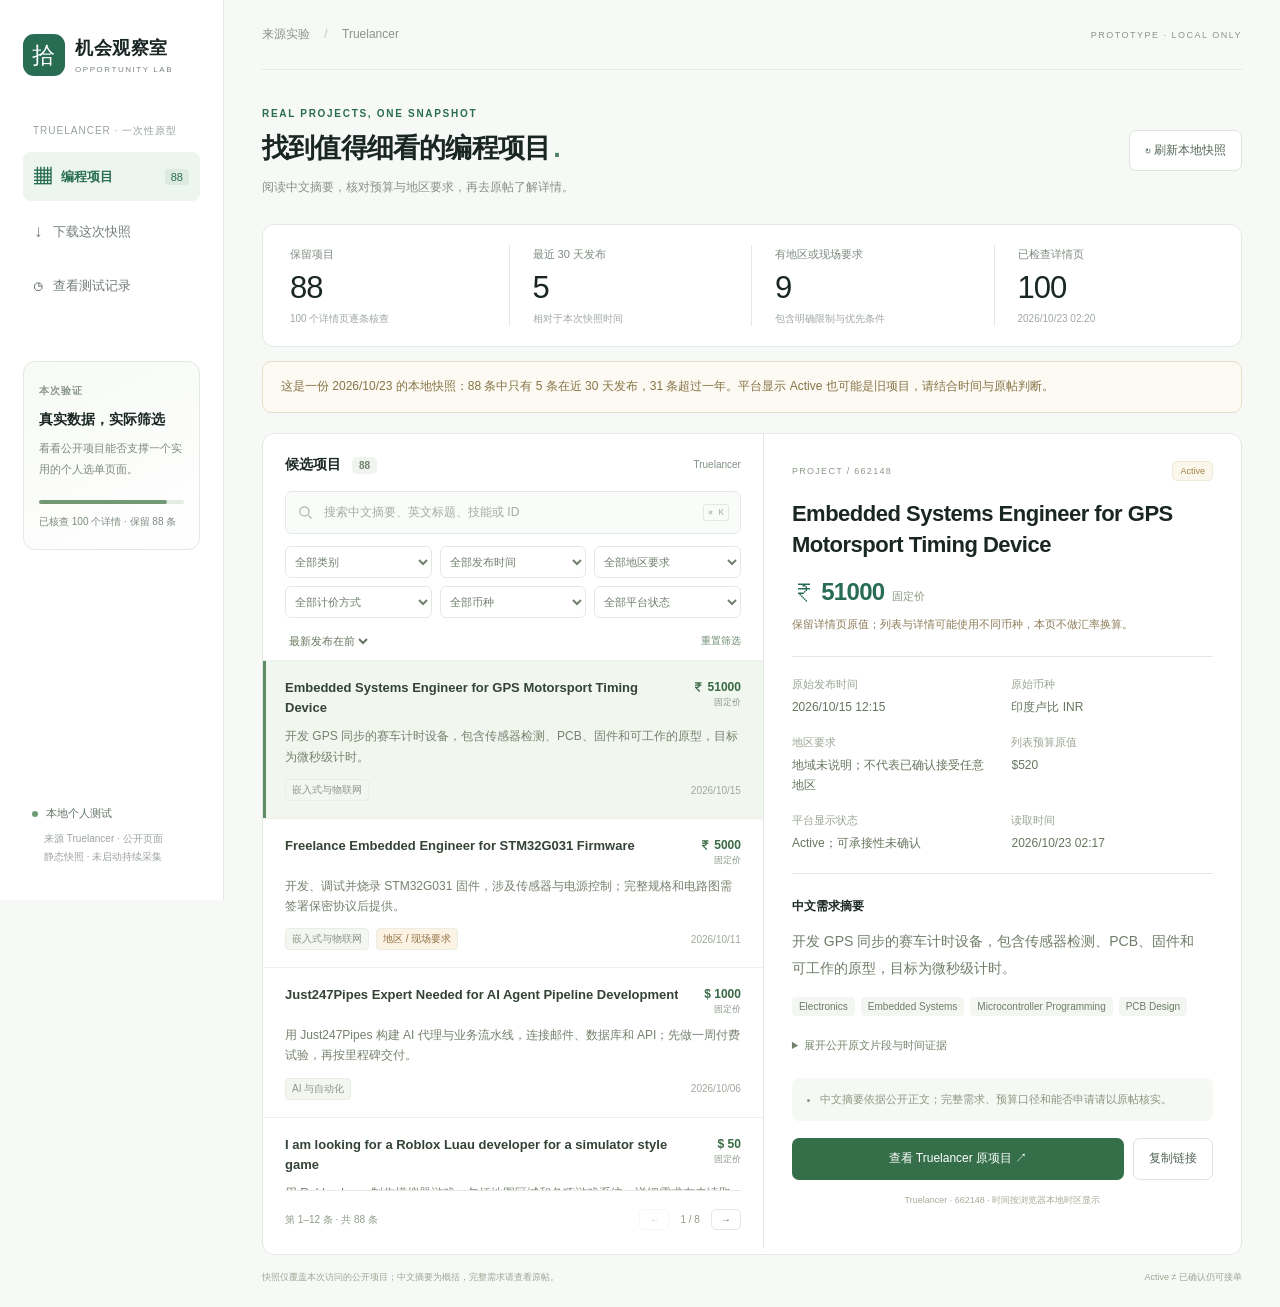
<file: temp/truelancer-programming-prototype/index.html>
<!doctype html>
<!-- PROTOTYPE: reuse the existing candidate browser to test a real Truelancer snapshot. -->
<html lang="zh-CN">
<head>
  <meta charset="utf-8"><meta name="viewport" content="width=device-width, initial-scale=1">
  <title>Truelancer 编程项目 · 本地原型</title>
  <link rel="icon" href="data:,"><link rel="stylesheet" href="style.css"><link rel="stylesheet" href="prototype.css">
  <script src="data.js" defer></script><script src="app.js" defer></script>
</head>
<body>
<aside class="sidebar">
  <a class="brand" href="index.html"><span class="brand-symbol">拾</span><span>机会观察室<small>OPPORTUNITY LAB</small></span></a>
  <div class="side-label">TRUELANCER · 一次性原型</div>
  <div class="nav-item active"><span>▦</span> 编程项目 <b id="nav-count">—</b></div>
  <a class="nav-item" href="truelancer-snapshot.json" download><span>↓</span> 下载这次快照</a>
  <button class="nav-item" id="show-evidence"><span>◷</span> 查看测试记录</button>
  <section class="experiment"><span class="eyebrow">本次验证</span><h3>真实数据，实际筛选</h3><p>看看公开项目能否支撑一个实用的个人选单页面。</p><div class="sample-progress"><span id="progress-bar"></span></div><div class="progress-caption" id="progress-caption">读取本地快照中</div></section>
  <div class="side-bottom"><span class="status-dot"></span> 本地个人测试<p>来源 Truelancer · 公开页面<br>静态快照 · 未启动持续采集</p></div>
</aside>
<main>
  <header class="topbar"><span>来源实验 <span class="slash">/</span> Truelancer</span><span class="local-badge">PROTOTYPE · LOCAL ONLY</span></header>
  <section class="heading"><div><span class="eyebrow">REAL PROJECTS, ONE SNAPSHOT</span><h1>找到值得细看的编程项目<span class="title-dot">.</span></h1><p>阅读中文摘要，核对预算与地区要求，再去原帖了解详情。</p></div><button id="refresh" class="button secondary">↻ 刷新本地快照</button></section>
  <section class="metrics" aria-label="测试统计">
    <div><span>保留项目</span><strong id="total-count">—</strong><small>100 个详情页逐条核查</small></div>
    <div><span>最近 30 天发布</span><strong id="recent-count">—</strong><small>相对于本次快照时间</small></div>
    <div><span>有地区或现场要求</span><strong id="region-count">—</strong><small>包含明确限制与优先条件</small></div>
    <div><span>已检查详情页</span><strong id="checked-count">—</strong><small id="collected-time">—</small></div>
  </section>
  <div class="snapshot-notice" id="snapshot-note"></div>
  <section class="workspace">
    <div class="list-pane">
      <div class="list-heading"><h2>候选项目 <span id="result-count">—</span></h2><span class="source-label">Truelancer</span></div>
      <label class="search"><svg viewBox="0 0 24 24" aria-hidden="true"><circle cx="10.5" cy="10.5" r="6.5"/><path d="m16 16 4.5 4.5"/></svg><input id="search" type="search" placeholder="搜索中文摘要、英文标题、技能或 ID" aria-label="搜索项目"><kbd>⌘ K</kbd></label>
      <div class="filters">
        <select id="category" aria-label="开发类别"><option value="">全部类别</option></select>
        <select id="age" aria-label="发布时间"><option value="">全部发布时间</option><option value="30">近 30 天</option><option value="90">近 90 天</option><option value="365">近一年</option><option value="older">一年以前</option></select>
        <select id="region" aria-label="地区要求"><option value="">全部地区要求</option><option value="unspecified">地域未说明</option><option value="restricted">有明确地区限制</option><option value="preferred">有地区优先条件</option><option value="onsite">涉及现场工作</option><option value="specified">明确列出多个地区</option></select>
        <select id="pricing" aria-label="计价方式"><option value="">全部计价方式</option><option value="fixed">固定价</option><option value="hourly">按小时</option></select>
        <select id="currency" aria-label="原始币种"><option value="">全部币种</option><option value="₹">₹ 印度卢比</option><option value="$">$ 符号（代码未披露）</option></select>
        <select id="status" aria-label="平台状态"><option value="">全部平台状态</option><option value="Active">Active</option><option value="Active & Freezed">Active & Freezed</option></select>
      </div>
      <div class="filter-row"><select id="sort" aria-label="排序"><option value="newest">最新发布在前</option><option value="oldest">最早发布在前</option></select><button id="reset" class="text-button">重置筛选</button></div>
      <div class="results" id="results" aria-live="polite"></div>
      <div class="pagination"><span id="page-caption"></span><div><button id="prev" aria-label="上一页">←</button><span id="page-number"></span><button id="next" aria-label="下一页">→</button></div></div>
    </div>
    <article class="detail-pane" id="detail" aria-label="项目详情"></article>
  </section>
  <footer><span>快照仅覆盖本次访问的公开项目；中文摘要为概括，完整需求请查看原帖。</span><span>Active ≠ 已确认仍可接单</span></footer>
</main>
<dialog id="evidence"><div class="dialog-top"><div><span class="eyebrow">BOUNDED EXPERIMENT</span><h2>这次测试取得了什么？</h2></div><button id="close-evidence" class="icon-button" aria-label="关闭测试记录">×</button></div><div id="evidence-body"></div></dialog>
</body></html>
</file>
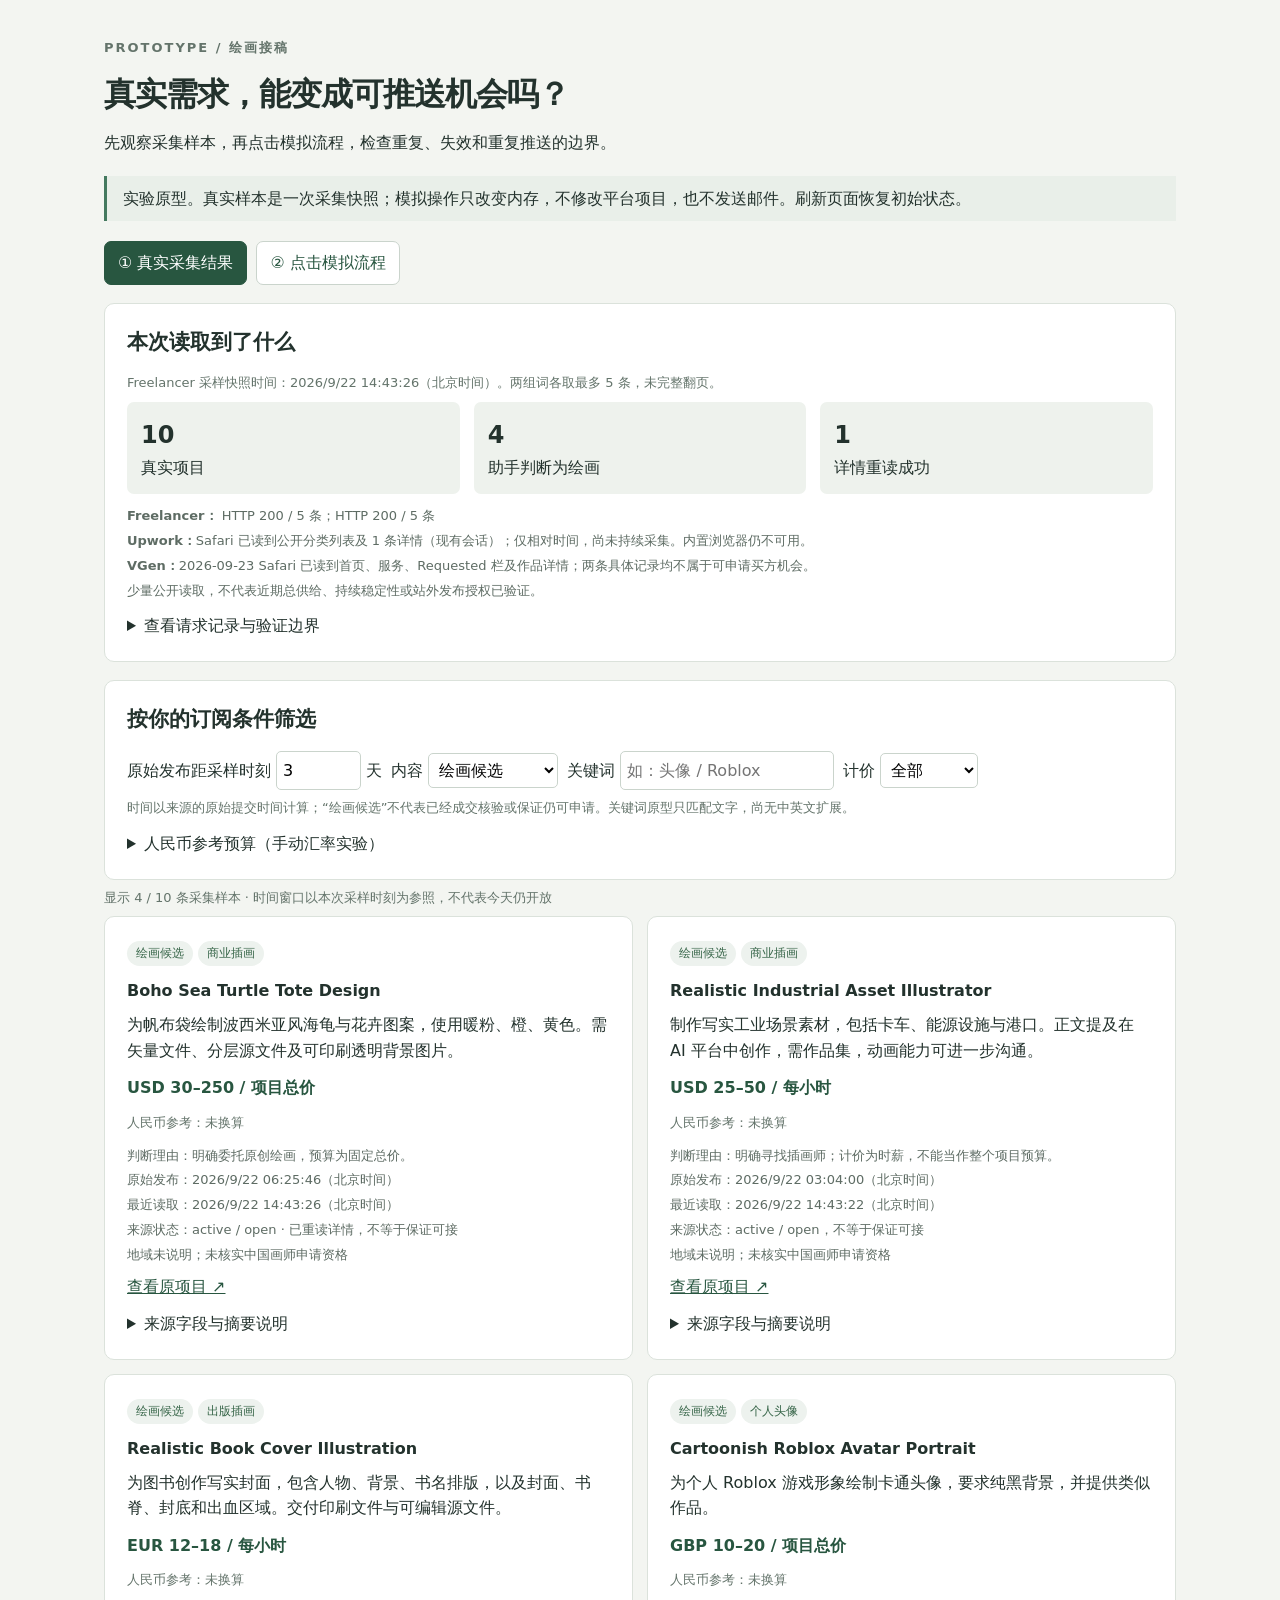
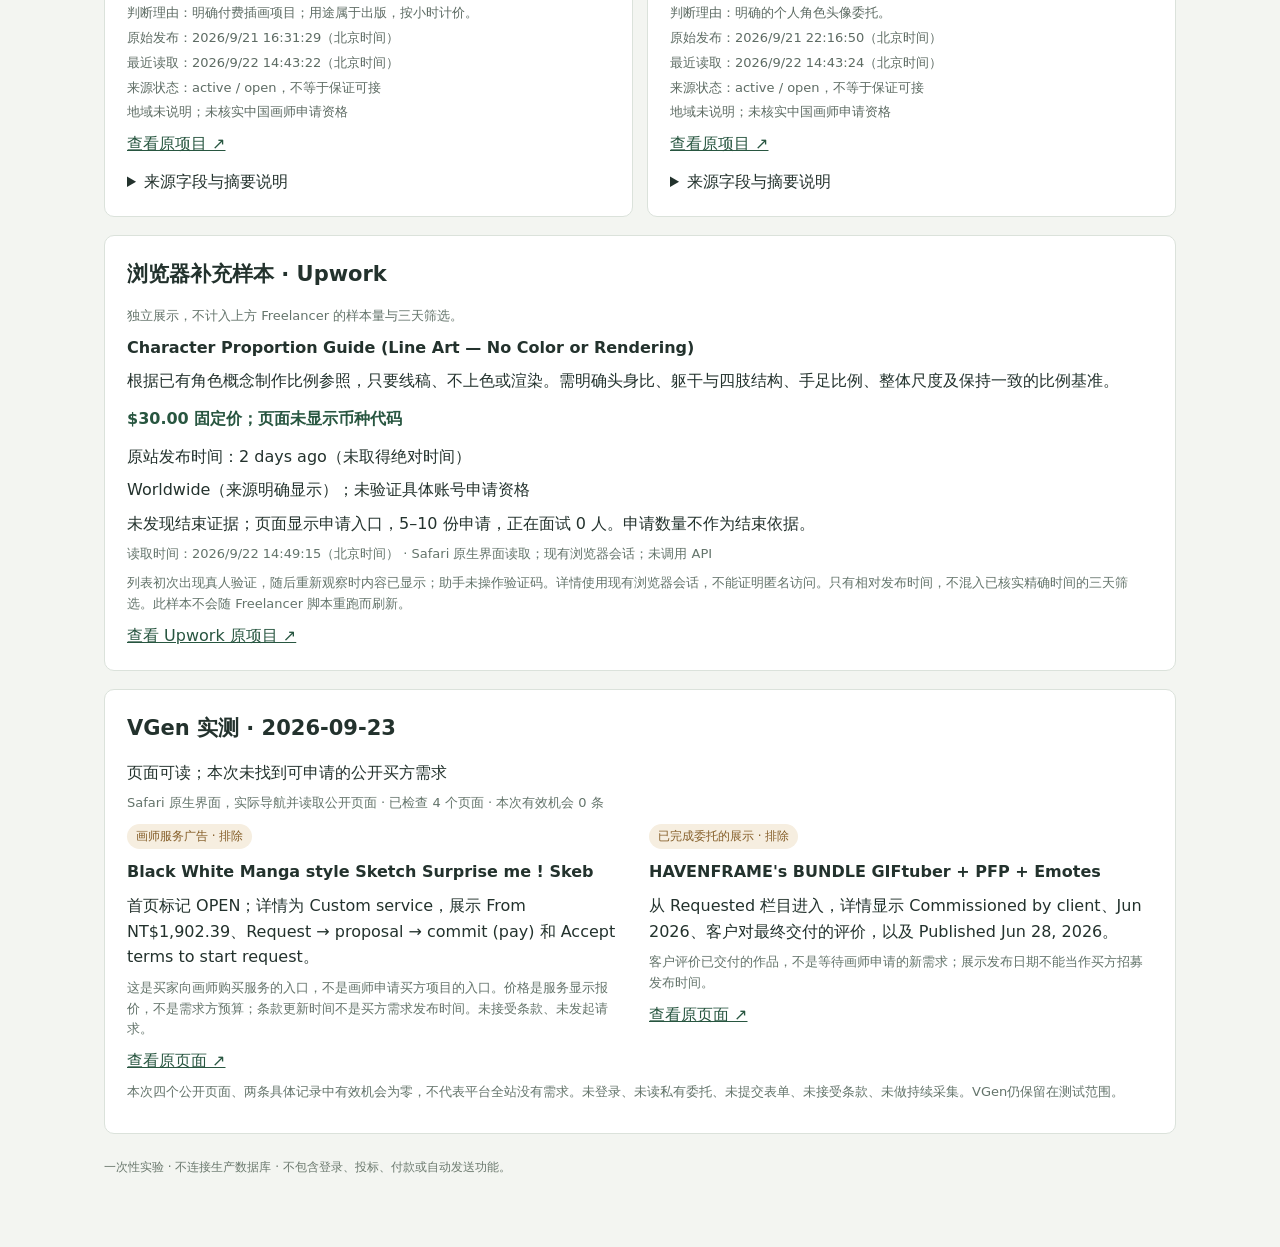
<file: prototype.html>
<!doctype html>
<html lang="zh-CN">
<meta charset="utf-8"><meta name="viewport" content="width=device-width,initial-scale=1">
<title>绘画机会 · 采集实验</title>
<style>
:root{font-family:system-ui,-apple-system,"PingFang SC",sans-serif;color:#23322d;background:#f3f5f1;line-height:1.6}*{box-sizing:border-box}body{max-width:1120px;margin:0 auto;padding:38px 24px 70px}h1{font-size:32px;letter-spacing:-1px;margin:10px 0}h2{font-size:21px;margin:0 0 14px}h3{font-size:16px;margin:0 0 8px}p{margin:8px 0}.eyebrow,.muted{color:#64746b;font-size:13px}.eyebrow{letter-spacing:2px;font-weight:700}.notice{border-left:3px solid #44795f;padding:10px 16px;background:#e9efe9;margin:20px 0}.tabs,.actions,.filters{display:flex;gap:9px;flex-wrap:wrap;align-items:center}button,.button{font:inherit;border:1px solid #cad4cc;border-radius:7px;padding:8px 13px;background:white;color:#285640;cursor:pointer;text-decoration:none}button:hover{background:#e8eee8}button[aria-selected=true],.primary{background:#285640;color:white;border-color:#285640}button:disabled{opacity:.4;cursor:default}input,select{font:inherit;padding:6px;border:1px solid #cad4cc;border-radius:5px;background:white}input[type=number]{width:85px}section,.card{background:white;border:1px solid #dbe2db;border-radius:10px;padding:22px;margin-top:18px}.grid{display:grid;grid-template-columns:repeat(3,1fr);gap:14px}.stat{background:#eef2ed;padding:14px;border-radius:7px}.stat b{font-size:24px;display:block}.pill{display:inline-block;background:#edf2ee;color:#356447;padding:3px 9px;border-radius:20px;font-size:12px;margin-right:5px}.warn{background:#f6eee0;color:#855e28}.cards{display:grid;grid-template-columns:1fr 1fr;gap:14px}.cards .card{margin:0}.metadata{font-size:13px;color:#5e6c64;margin-top:12px;display:grid;gap:4px}.budget{font-weight:700;margin:12px 0;color:#285640}a{color:#285640}details{margin-top:12px}pre{white-space:pre-wrap;word-break:break-word;font-size:12px}table{width:100%;border-collapse:collapse;font-size:13px}td,th{text-align:left;border-bottom:1px solid #e5eae4;padding:9px;vertical-align:top;word-break:break-word}.scroll{overflow:auto}.hidden{display:none!important}.scenario{margin-top:15px;background:#f4f6f2;padding:18px;border-radius:8px}.log{font-size:13px;max-height:160px;overflow:auto}.empty{padding:22px;color:#68746c;text-align:center;border:1px dashed #c9d4cb;border-radius:8px}.split{display:grid;grid-template-columns:1fr 1fr;gap:18px}.label{font-size:13px}footer{font-size:12px;color:#6b796e;margin-top:24px}@media(max-width:700px){body{padding:20px 14px}.cards,.grid,.split{grid-template-columns:1fr}h1{font-size:27px}section{padding:16px}}
</style>
<header><div class="eyebrow">PROTOTYPE / 绘画接稿</div><h1>真实需求，能变成可推送机会吗？</h1><p>先观察采集样本，再点击模拟流程，检查重复、失效和重复推送的边界。</p><div class="notice">实验原型。真实样本是一次采集快照；模拟操作只改变内存，不修改平台项目，也不发送邮件。刷新页面恢复初始状态。</div></header>
<nav class="tabs" aria-label="实验区域"><button id="tab-real" aria-selected="true" onclick="showView('real')">① 真实采集结果</button><button id="tab-sim" aria-selected="false" onclick="showView('sim')">② 点击模拟流程</button></nav>
<main id="real">
<section><h2>本次读取到了什么</h2><p id="snapshotTime" class="muted"></p><div id="stats" class="grid"></div><div id="sources" class="metadata"></div><details><summary>查看请求记录与验证边界</summary><div id="requests" class="scroll"></div><p class="muted">筛选和中文总结由本次助手逐条阅读样本生成。采集脚本没有接入持续运行的 AI 总结服务；重跑发现的新项目会标为待整理。页面不自动刷新外部来源。</p></details></section>
<section><h2>按你的订阅条件筛选</h2><div class="filters"><label>原始发布距采样时刻 <input id="days" type="number" min="1" max="365" value="3"> 天</label><label>内容 <select id="decision"><option value="include">绘画候选</option><option value="all">全部采集结果</option><option value="exclude">已排除</option><option value="review">待人工判断</option></select></label><label>关键词 <input id="keyword" placeholder="如：头像 / Roblox"></label><label>计价 <select id="pricing"><option value="all">全部</option><option value="fixed">固定总价</option><option value="hourly">时薪</option></select></label></div><p class="muted">时间以来源的原始提交时间计算；“绘画候选”不代表已经成交核验或保证仍可申请。关键词原型只匹配文字，尚无中英文扩展。</p><details><summary>人民币参考预算（手动汇率实验）</summary><p class="muted">没有预填或虚构实时汇率。输入“1 单位外币等于多少人民币”后才显示换算；时薪和总价分别筛选。区间暂按下限判断，仅是本原型的试验规则。</p><div class="filters" id="fx"></div><div class="filters"><label>固定总价至少 ¥<input id="minFixed" type="number" min="0" placeholder="不限制"></label><label>时薪至少 ¥<input id="minHourly" type="number" min="0" placeholder="不限制"></label><label><input id="includeUnknown" type="checkbox">包含预算或换算金额未知</label></div></details></section>
<p id="count" class="muted"></p><div id="projects" class="cards"></div>
<section id="browserSample" class="hidden"></section>
<section id="vgenCheck" class="hidden"></section>
</main>
<main id="sim" class="hidden">
<section><h2>当前状态 · 全部为模拟需求</h2><div id="simStats" class="grid"></div><p id="lastAction" class="notice" aria-live="polite"></p><div class="split"><div><h3>网站中的机会详情</h3><div id="activeState"></div></div><div><h3>独立结束记录</h3><div id="archiveState"></div></div></div><details><summary>已推送记录与操作轨迹</summary><div id="sentState"></div><ol id="log" class="log"></ol></details></section>
<section><h2>自由操作</h2><div class="actions" id="freeActions"></div><p class="muted">“生成每日摘要”只预览并模拟记录一次推送，不会发送邮件。导出的结束记录是独立文件；页面本身不自动保存。</p><h3>每日摘要预览</h3><div id="digest" class="empty">还未生成</div></section>
<section><h2>跟着场景试一遍</h2><div class="tabs" id="scenarioTabs" role="tablist"></div><div class="scenario"><h3 id="scenarioTitle"></h3><p id="scenarioDescription"></p><div id="steps" class="actions"></div></div></section>
</main>
<footer>一次性实验 · 不连接生产数据库 · 不包含登录、投标、付款或自动发送功能。</footer>
<script>
const SNAPSHOT = {"generated_at": "2026-09-22T06:43:26.606984+00:00", "sample_limit_per_query": 5, "requests": [{"url": "https://www.freelancer.com/api/projects/0.1/projects/active/?query=illustration&limit=5&full_description=true", "checked_at": "2026-09-22T06:43:22.866607+00:00", "http_status": "200", "credential_present": false, "transport_error": "", "api_status": "success", "returned_count": 5}, {"url": "https://www.freelancer.com/api/projects/0.1/projects/active/?query=portrait&limit=5&full_description=true", "checked_at": "2026-09-22T06:43:24.359028+00:00", "http_status": "200", "credential_present": false, "transport_error": "", "api_status": "success", "returned_count": 5}], "detail_request": {"url": "https://www.freelancer.com/api/projects/0.1/projects/40725682/?full_description=true", "checked_at": "2026-09-22T06:43:26.606795+00:00", "http_status": "200", "credential_present": false, "transport_error": "", "api_status": "success"}, "projects": [{"id": "40726158", "source": "Freelancer", "title": "Brand Designer for Premium Bottle Brand", "url": "https://www.freelancer.com/projects/branding/Brand-Designer-for-Premium-Bottle", "published_at": "2026-09-22T05:15:23+00:00", "checked_at": "2026-09-22T06:43:22.866607+00:00", "budget_min": 250.0, "budget_max": 750.0, "currency": "USD", "pricing": "fixed", "source_status": "active", "frontend_status": "open", "description": "Job Title: Brand Designer Needed, Beverage Brand, Brochure, Product Mockups & Website Finish\n\nProject Overview:\nI'm launching a premium Australian aluminium reusable water bottle brand and need a designer to produce professional marketing materials and finish a website build.\n\nWhat I need:\n4-page brochure (A3 landscape, print-ready)\nRealistic product mockups\nBottle renders with our label design applied, multiple angles and lighting setups, for use across the brochure, website and pitch materials.\nFinish an in-progress Lovable website build, including video\nDesign polish, content population, functional finishing touches, and integrating video content (hero background video and/or product video) into the site.\nLogo refinement\nOur existing logo needs professional polish and cleanup, not a full redesign, bring it up to a standard that holds up across print, web and product application.\nGeneral brand artwork support\nConsistent style across all of the above, built around our brand colours.\n\nTools available (active subscriptions, access provided):\nGamma.ai, Recraft, Pacdora, or your own preferred toolset.\n\nIdeal candidate:\n\nStrong portfolio in beverage, FMCG or premium consumer product branding\nExperience with realistic product mockup rendering\nComfortable with Lovable or similar no-code website builders, including embedding video\nConfident logo/identity refinement skills, not just illustration\n\nPlease review competitor websites:\nhttps://drinkpathwater.com\nhttps://bluespringwater.com.au/\nhttps://drinkrippl.com/\nhttps://drinkopenwater.com/\n\nTo apply, please provide:\n2 to 3 portfolio links (not attachments, links only) showing beverage, FMCG or premium consumer product branding work\n1 example of a realistic product mockup you've created\n1 example of a website you've built or finished on Lovable or a similar no-code platform, ideally one with video integrated\nA one-line note on your experience with Gamma, Recraft or Pacdora specifically", "region": "地域未说明；未核实中国画师申请资格", "decision": "review", "kind": "综合品牌设计", "summary": "澳大利亚水瓶品牌寻找设计师，工作涉及宣传册、产品渲染、网站完善和标识修整。并非单纯插画委托，暂不纳入自动推送。", "reason": "混合多个设计与网站交付，需要人工判断是否适合画师。", "summary_method": "本次助手逐条阅读生成；不是采集脚本自动生成", "annotation_pending": false}, {"id": "40725682", "source": "Freelancer", "title": "Boho Sea Turtle Tote Design", "url": "https://www.freelancer.com/projects/vector-design/Boho-Sea-Turtle-Tote-Design", "published_at": "2026-09-21T22:25:46+00:00", "checked_at": "2026-09-22T06:43:26.606795+00:00", "budget_min": 30.0, "budget_max": 250.0, "currency": "USD", "pricing": "fixed", "source_status": "active", "frontend_status": "open", "description": "I’m commissioning a groovy, boho-flavoured illustration for a new tote bag line. The focal point is a sea turtle whose shell opens up into a warm-pastel garden of Hibiscus, Bougainvillea and West Indian Jasmine. Keep the drawing abstract rather than realistic; flowing shapes, gentle textures and a carefree vibe will suit the brand best.  \n\nColour direction: stick to soft pinks, mellow oranges and sun-kissed yellows so the print feels light yet vibrant. Please avoid cool or neutral palettes unless you need a tiny accent for contrast.  \n\nLayout details: the artwork must fill a rectangular space (roughly 35 cm × 45 cm) so it dominates the front of the tote. Give the turtle a balanced, centred composition that can be scaled without losing detail. Fine line work is welcome, but the overall look should remain simple enough for clean screen printing.  \n\nDeliverables (print-ready):  \n• Vector file (AI or SVG) plus layered PSD or Procreate source  \n• 300 DPI PNG with transparent background, sized to 14″ × 18″  \n• A small JPEG mock-up on a plain tote for quick preview  \n• Hex codes or swatch file for the chosen pastel palette  \n\nI’ll review for colour harmony, clarity at full size and overall groovy feel. Once approved, the file goes straight to print, so accuracy is key. Looking forward to seeing your creative spin on this laid-back sea turtle scene!", "region": "地域未说明；未核实中国画师申请资格", "decision": "include", "kind": "商业插画", "summary": "为帆布袋绘制波西米亚风海龟与花卉图案，使用暖粉、橙、黄色。需矢量文件、分层源文件及可印刷透明背景图片。", "reason": "明确委托原创绘画，预算为固定总价。", "summary_method": "本次助手逐条阅读生成；不是采集脚本自动生成", "annotation_pending": false, "detail_verified": true}, {"id": "40725491", "source": "Freelancer", "title": "Toddler Counting Book Author Needed", "url": "https://www.freelancer.com/projects/content-writing/Toddler-Counting-Book-Author-Needed", "published_at": "2026-09-21T19:32:05+00:00", "checked_at": "2026-09-22T06:43:22.866607+00:00", "budget_min": 250.0, "budget_max": 750.0, "currency": "USD", "pricing": "fixed", "source_status": "active", "frontend_status": "open", "description": "I’m creating an educational picture book for babies and toddlers aged 0-3 that makes numbers and counting feel playful from the very first page. The manuscript should be intentionally simple: rhythmical lines, age-appropriate vocabulary, plenty of repetition, and gentle sound patterns that parents can read aloud during snuggle time.\n\nThe story must stay focused on numbers 1 through 10, weaving them naturally into everyday toddler experiences—think stacking blocks, splashing in the bath, or spotting ladybugs in the garden—so little listeners grasp the concept without feeling they’re in a lesson. I’ll handle the illustrations separately, so please write vivid yet concise scene cues that an artist can interpret easily.\n\nDeliverables  \n• Complete manuscript (Word or Google Doc) no longer than 250 words  \n• Brief illustration notes for each spread (one-sentence cues are enough)  \n• One round of revisions included to fine-tune flow or wording after feedback  \n\nPlease share a short sample (even a paragraph) that shows you can capture a warm, rhythmic voice for this age group.", "region": "地域未说明；未核实中国画师申请资格", "decision": "exclude", "kind": "文字创作", "summary": "为低龄儿童创作不超过250词的数数绘本稿件；需求方明确说明插画另行处理。", "reason": "出现 illustration 关键词，但招聘对象是文字作者。", "summary_method": "本次助手逐条阅读生成；不是采集脚本自动生成", "annotation_pending": false}, {"id": "40725460", "source": "Freelancer", "title": "Realistic Industrial Asset Illustrator", "url": "https://www.freelancer.com/projects/digital-art/Realistic-Industrial-Asset-Illustrator", "published_at": "2026-09-21T19:04:00+00:00", "checked_at": "2026-09-22T06:43:22.866607+00:00", "budget_min": 25.0, "budget_max": 50.0, "currency": "USD", "pricing": "hourly", "source_status": "active", "frontend_status": "open", "description": "I'm seeking a talented illustrator to create realistic illustrations in an AI platform. The assets will include:\r\n\r\nPort Illustrations\r\n- Industrial Trucks\r\n- Powerplants/Gas Stations (hydrogen, fuel cells, turbines)\r\n- Shipping Terminals (container terminal background)\r\n\r\nIdeal skills and experience:\r\n- Expertise in realistic industrial illustration\r\n- Experience with digital illustration tools\r\n- Attention to detail and accuracy\r\n\r\nOur previous artist could animate his illustrations\r\n\r\nPlease provide a portfolio with relevant work.", "region": "地域未说明；未核实中国画师申请资格", "decision": "include", "kind": "商业插画", "summary": "制作写实工业场景素材，包括卡车、能源设施与港口。正文提及在 AI 平台中创作，需作品集，动画能力可进一步沟通。", "reason": "明确寻找插画师；计价为时薪，不能当作整个项目预算。", "summary_method": "本次助手逐条阅读生成；不是采集脚本自动生成", "annotation_pending": false}, {"id": "40724410", "source": "Freelancer", "title": "Realistic Book Cover Illustration", "url": "https://www.freelancer.com/projects/graphic-design/Realistic-Book-Cover-Illustration", "published_at": "2026-09-21T08:31:29+00:00", "checked_at": "2026-09-22T06:43:22.866607+00:00", "budget_min": 12.0, "budget_max": 18.0, "currency": "EUR", "pricing": "hourly", "source_status": "active", "frontend_status": "open", "description": "I am commissioning a fully-realistic illustration to serve as the front-facing cover for my upcoming book. The scene must bring my main characters to life, set them convincingly within a detailed background, and weave the book’s title and author name seamlessly into the artwork.\n\nTo keep the production smooth, here is what I need from you:\n• One print-ready cover at 300 dpi, CMYK, sized for a 6\" × 9\" paperback (full wrap: front, spine, back, and bleed).  \n• A layered PSD or AI file so I can adjust text placement later if needed.  \n• High-resolution JPEG/PNG previews for quick review.  \n\nI will supply a short brief describing the characters, mood, and key visual cues as soon as we start. If you have questions about layout, typography choice, or color palette, feel free to suggest what will best showcase a realistic style.\n\nFinal approval will be based on:  \n1. Faithful depiction of the provided character descriptions.  \n2. Cohesive background scenery that supports the story’s tone.  \n3. Clean, readable text integration without overpowering the artwork.  \n\nIf this fits your skill set, let’s get started and create a cover that commands attention on the shelf and online.", "region": "地域未说明；未核实中国画师申请资格", "decision": "include", "kind": "出版插画", "summary": "为图书创作写实封面，包含人物、背景、书名排版，以及封面、书脊、封底和出血区域。交付印刷文件与可编辑源文件。", "reason": "明确付费插画项目；用途属于出版，按小时计价。", "summary_method": "本次助手逐条阅读生成；不是采集脚本自动生成", "annotation_pending": false}, {"id": "40726259", "source": "Freelancer", "title": "Business Portrait Photoshoot", "url": "https://www.freelancer.com/projects/photography/Business-Portrait-Photoshoot", "published_at": "2026-09-22T06:16:44+00:00", "checked_at": "2026-09-22T06:43:24.359028+00:00", "budget_min": 250.0, "budget_max": 750.0, "currency": "CAD", "pricing": "fixed", "source_status": "active", "frontend_status": "open", "description": "I need a fresh set of portraits that feel professional enough for LinkedIn, our website, and printed promotional pieces, yet still approachable. The session should cover individual head-and-shoulder shots, a small team photo, plus a few wider images our marketing folks can crop for ads or brochures.\n\nThe mood I’m after is clean and business-focused; think subtle studio lighting or a simple office backdrop rather than anything overly stylised. I’m open to candid moments between poses if that helps everyone relax, but the final edits must remain consistent in tone and colour so they sit well side-by-side online.\n\nEssentials I expect back:\n• 5+ fully edited individual headshots (high-res JPEG & web-ready PNG)  \n• 1-2 team images, lightly retouched, same formats  \n• A handful of wider promotional shots with negative space for text overlays  \n• Basic colour correction, blemish removal, and balanced lighting on every final file  \n• Transfer of usage rights for print and digital marketing\n\nYou’ll need to bring a camera body that handles low-noise at moderate ISO, a portrait lens in the 50-85 mm range, and a small lighting kit (strobe or continuous) with softbox or umbrella. I’ll book a meeting room with neutral walls; power outlets are available.\n\nOnce the shoot wraps, a watermarked proof gallery within three days keeps us moving; finals can follow within a week of selections. If this fits your style and you’re keen to build a business-focused portfolio, let’s talk dates.", "region": "地域未说明；未核实中国画师申请资格", "decision": "exclude", "kind": "摄影", "summary": "为企业拍摄个人与团队商务肖像，需自带相机和灯光设备，并在现场完成拍摄。", "reason": "portrait 命中摄影，交付内容不是绘画。", "summary_method": "本次助手逐条阅读生成；不是采集脚本自动生成", "annotation_pending": false}, {"id": "40725385", "source": "Freelancer", "title": "Daily Portrait Retouch & Cleanup", "url": "https://www.freelancer.com/projects/background-removal/Daily-Portrait-Retouch-Cleanup", "published_at": "2026-09-21T18:23:00+00:00", "checked_at": "2026-09-22T06:43:24.359028+00:00", "budget_min": 10.0, "budget_max": 30.0, "currency": "USD", "pricing": "fixed", "source_status": "active", "frontend_status": "open", "description": "I have a constant flow of portrait photos that need a fast, meticulous touch. Each day I’ll provide up to 200 raw images and expect a 24-hour turnaround.\n\nHere’s what every portrait must receive:\n• Background removal to a solid white backdrop with crisp, natural edges  \n• Subtle, texture-preserving skin retouching—no plastic blur  \n• Consistent colour correction and Lightroom grading for a balanced, professional look  \n\nWorkflow & expectations\n– I’ll start you with a small test batch; I need that back within two hours so we can confirm style.  \n– Once approved, you’ll receive daily folders via cloud share.  \n– Final files should return as high-resolution JPEGs (PNG optional if helpful) named exactly as provided.  \n– Unlimited minor revisions until we both agree the set feels natural and clean.\n\nReliability, speed, and an eye for detail are crucial. If you specialise in portrait editing and can keep pace with a high daily volume while maintaining quality, let’s start the trial batch today.", "region": "地域未说明；未核实中国画师申请资格", "decision": "exclude", "kind": "照片修图", "summary": "持续处理人像照片，涉及抠图、肤质修饰和调色，要求较快交付。", "reason": "照片后期处理，非当前约稿机会。", "summary_method": "本次助手逐条阅读生成；不是采集脚本自动生成", "annotation_pending": false}, {"id": "40724974", "source": "Freelancer", "title": "Cartoonish Roblox Avatar Portrait", "url": "https://www.freelancer.com/projects/digital-art/Cartoonish-Roblox-Avatar-Portrait", "published_at": "2026-09-21T14:16:50+00:00", "checked_at": "2026-09-22T06:43:24.359028+00:00", "budget_min": 10.0, "budget_max": 20.0, "currency": "GBP", "pricing": "fixed", "source_status": "active", "frontend_status": "open", "description": "I'm looking for a talented artist to create a cartoonish profile picture of my Roblox avatar. The background should be a solid black color.\n\nRequirements:  \n- Experience in creating cartoonish art  \n- Familiarity with Roblox and its avatar customization  \n- Ability to create high-quality images with a solid color background  \n\nIdeal Skills:  \n- Digital art proficiency  \n- Attention to detail  \n- Creativity in character representation  \n\nPlease provide samples of similar work. Looking forward to your bids!", "region": "地域未说明；未核实中国画师申请资格", "decision": "include", "kind": "个人头像", "summary": "为个人 Roblox 游戏形象绘制卡通头像，要求纯黑背景，并提供类似作品。", "reason": "明确的个人角色头像委托。", "summary_method": "本次助手逐条阅读生成；不是采集脚本自动生成", "annotation_pending": false}, {"id": "40724758", "source": "Freelancer", "title": "Portrait Background Replacement Specialist", "url": "https://www.freelancer.com/projects/image-processing/Portrait-Background-Replacement", "published_at": "2026-09-21T12:10:29+00:00", "checked_at": "2026-09-22T06:43:24.359028+00:00", "budget_min": 750.0, "budget_max": 1250.0, "currency": "INR", "pricing": "hourly", "source_status": "active", "frontend_status": "open", "description": "I have a series of personal portrait shots that need a fresh, natural-looking backdrop. The subjects are already well lit, but the current environments are either cluttered or uninspiring. I’d like each image cleaned up, isolated with precise masking, and then composited onto a natural-scenery background that feels cohesive with the lighting of the original photo.\n\nHere’s what I’m after:\n• Seamless subject extraction with hair-fine detail  \n• Color and exposure matching so the new scenery looks believable  \n• Final files delivered in high-resolution JPEG and layered PSD, ready for future tweaks  \n\nPlease let me know how many portraits you can comfortably turn around in a day and share a couple of before-and-after samples that showcase your background replacement work. Accuracy and a natural finish are more important to me than speed, but a clear timeline will help us both plan. Looking forward to seeing your edit style.", "region": "地域未说明；未核实中国画师申请资格", "decision": "exclude", "kind": "照片修图", "summary": "为已有个人肖像照片替换自然场景背景，要求精细抠图、光色匹配和分层文件。", "reason": "已有照片的后期合成，不是原创绘画委托。", "summary_method": "本次助手逐条阅读生成；不是采集脚本自动生成", "annotation_pending": false}, {"id": "40724016", "source": "Freelancer", "title": "Family Portraits Image Correction", "url": "https://www.freelancer.com/projects/image-processing/Family-Portraits-Image-Correction", "published_at": "2026-09-21T04:52:50+00:00", "checked_at": "2026-09-22T06:43:24.359028+00:00", "budget_min": 1500.0, "budget_max": 12500.0, "currency": "INR", "pricing": "fixed", "source_status": "active", "frontend_status": "open", "description": "I need professional image correction for family portraits. \n\nSpecific corrections needed:\n- Color correction\n- Skin smoothing\n- Image slimming\n- Red-eye removal\n- Background removal\n\nIdeal skills and experience:\n- Proficient in photo editing software (e.g., Photoshop)\n- Experience with portrait retouching\n- Attention to detail\n- Ability to enhance images while maintaining a natural look", "region": "地域未说明；未核实中国画师申请资格", "decision": "exclude", "kind": "照片修图", "summary": "修饰家庭肖像照片，包含调色、磨皮、去红眼与背景处理。", "reason": "照片修图需求，不纳入当前绘画接稿范围。", "summary_method": "本次助手逐条阅读生成；不是采集脚本自动生成", "annotation_pending": false}], "upwork": "Safari 已读到公开分类列表及 1 条详情（现有会话）；仅相对时间，尚未持续采集。内置浏览器仍不可用。", "vgen": "2026-09-23 Safari 已读到首页、服务、Requested 栏及作品详情；两条具体记录均不属于可申请买方机会。", "scope_note": "少量公开读取，不代表近期总供给、持续稳定性或站外发布授权已验证。", "upwork_sample": {"source": "Upwork", "method": "Safari 原生界面读取；现有浏览器会话；未调用 API", "id": "~022101440071188864387", "url": "https://www.upwork.com/jobs/~022101440071188864387", "title": "Character Proportion Guide (Line Art — No Color or Rendering)", "summary": "根据已有角色概念制作比例参照，只要线稿、不上色或渲染。需明确头身比、躯干与四肢结构、手足比例、整体尺度及保持一致的比例基准。", "budget_display": "$30.00 固定价；页面未显示币种代码", "published_relative": "2 days ago", "published_at": null, "region": "Worldwide（来源明确显示）；未验证具体账号申请资格", "status": "未发现结束证据；页面显示申请入口，5–10 份申请，正在面试 0 人。申请数量不作为结束依据。", "checked_at": "2026-09-22T06:49:15.329960+00:00", "boundary": "列表初次出现真人验证，随后重新观察时内容已显示；助手未操作验证码。详情使用现有浏览器会话，不能证明匿名访问。只有相对发布时间，不混入已核实精确时间的三天筛选。此样本不会随 Freelancer 脚本重跑而刷新。"}, "vgen_check": {"source": "VGen", "checked_date": "2026-09-23", "method": "Safari 原生界面，实际导航并读取公开页面", "status": "页面可读；本次未找到可申请的公开买方需求", "valid_opportunities": 0, "visited": ["https://vgen.co/", "https://vgen.co/littleling_/service/black-white-manga-style-sketch-surprise-me-skeb/7eefb714-815a-4810-88e5-60bc86b71db0", "https://vgen.co/HAVENFRAME/requested", "https://vgen.co/RoyalBunny/portfolio/showcase/havenframe-s-bundle-giftuber-pfp-emotes/7df41d7b-219b-4a6b-ac9a-b66ada058def"], "samples": [{"title": "Black White Manga style Sketch Surprise me ! Skeb", "url": "https://vgen.co/littleling_/service/black-white-manga-style-sketch-surprise-me-skeb/7eefb714-815a-4810-88e5-60bc86b71db0", "classification": "画师服务广告 · 排除", "observed": "首页标记 OPEN；详情为 Custom service，展示 From NT$1,902.39、Request → proposal → commit (pay) 和 Accept terms to start request。", "reason": "这是买家向画师购买服务的入口，不是画师申请买方项目的入口。价格是服务显示报价，不是需求方预算；条款更新时间不是买方需求发布时间。未接受条款、未发起请求。"}, {"title": "HAVENFRAME's BUNDLE GIFtuber + PFP + Emotes", "url": "https://vgen.co/RoyalBunny/portfolio/showcase/havenframe-s-bundle-giftuber-pfp-emotes/7df41d7b-219b-4a6b-ac9a-b66ada058def", "classification": "已完成委托的展示 · 排除", "observed": "从 Requested 栏目进入，详情显示 Commissioned by client、Jun 2026、客户对最终交付的评价，以及 Published Jun 28, 2026。", "reason": "客户评价已交付的作品，不是等待画师申请的新需求；展示发布日期不能当作买方招募发布时间。"}], "boundary": "本次四个公开页面、两条具体记录中有效机会为零，不代表平台全站没有需求。未登录、未读私有委托、未提交表单、未接受条款、未做持续采集。VGen仍保留在测试范围。"}};
</script>
<script>
// Portable, pure logic: no DOM or network access in this module.
const OpportunityLogic = (() => {
 const canonical = value => {const u=new URL(value);['utm_source','utm_medium','utm_campaign','utm_term','utm_content'].forEach(k=>u.searchParams.delete(k));u.hash='';return u.href;};
 const seed = () => ({source:'模拟来源',url:'https://example.com/projects/avatar-001',title:'为原创角色绘制头像',summary:'模拟：纯色背景的角色头像，预算人民币 500–800 元。',published_at:'2026-09-21T08:00:00Z',budget:'CNY 500–800 / 总价',status:'未发现结束证据',checked_at:'2026-09-22T08:00:00Z'});
 const initial = () => ({active:[],archive:[],sent:[],digest:[],log:[],notice:'尚未发现需求。',tick:0});
 const reduce = (before,action) => {
  const s=structuredClone(before), t=new Date(Date.UTC(2026,8,22,8,0,s.tick++)).toISOString();
  const p=seed(),key=canonical(p.url);let message='';
  if(action==='discover'||action==='duplicate'){
   if(action==='duplicate')p.url+='?utm_source=email';
   const k=canonical(p.url);
   if(s.archive.some(x=>canonical(x.url)===k))message='命中结束记录：直接排除，没有再次整理或入库。';
   else if(s.active.some(x=>canonical(x.url)===k))message='已存在相同需求：追踪参数不同也不重复入库。';
   else{s.active.push({...p,url:k,checked_at:t});message='发现模拟需求：已整理并加入网站候选。';}
  }else if(action==='close'||action==='archiveFailure'){
   const item=s.active.find(x=>canonical(x.url)===key);
   if(!item)message='没有可结束的机会。';
   else if(action==='archiveFailure')message='模拟结束记录写入失败：保留机会详情，没有执行删除。';
   else{
    s.archive.push({url:item.url,source:item.source,deleted_at:t,reason:'需求方明确确认已找到画师'});
    s.active=s.active.filter(x=>canonical(x.url)!==key);s.digest=s.digest.filter(x=>canonical(x.url)!==key);
    message='结束记录已写入，然后删除详情；网站和后续摘要不再出现。已发邮件不可撤回。';
   }
  }else if(action==='unknown'||action==='pending'){
   const item=s.active.find(x=>canonical(x.url)===key);
   if(item){item.status=action==='unknown'?'无法核实（页面暂时打不开）':'需求方正在挑选／联系画师';item.checked_at=t;message='保留机会并更新状态，没有推断为已接走。';}else message='请先发现一条模拟需求。';
  }else if(action==='digest'){
   s.digest=s.active.filter(x=>!s.sent.includes(canonical(x.url)));
   s.sent.push(...s.digest.map(x=>canonical(x.url)));
   message=s.digest.length?'已生成一条模拟摘要，并记录该订阅者已收到。':'没有此前未推送的新机会；本次摘要为空。';
  }else if(action==='sourceDelete'){
   s.active=s.active.filter(x=>canonical(x.url)!==key);s.archive=s.archive.filter(x=>canonical(x.url)!==key);s.sent=s.sent.filter(x=>x!==key);s.digest=s.digest.filter(x=>canonical(x.url)!==key);
   message='按来源删除要求清理详情和网址记录；以后再遇相同网址将无法靠旧记录排除。';
  }
  s.notice=message;s.log.push(t+' '+message);return s;
 };
 return {canonical,seed,initial,reduce};
})();
</script>
<script>
const $=id=>document.getElementById(id),esc=v=>String(v??'未说明').replace(/[&<>"']/g,c=>({'&':'&amp;','<':'&lt;','>':'&gt;','"':'&quot;',"'":'&#39;'}[c]));
const date=v=>v?new Date(v).toLocaleString('zh-CN',{timeZone:'Asia/Shanghai',hour12:false})+'（北京时间）':'未知';
const decisionText={include:'绘画候选',exclude:'排除',review:'待判断'};
function showView(v){$('real').classList.toggle('hidden',v!=='real');$('sim').classList.toggle('hidden',v!=='sim');['real','sim'].forEach(k=>$('tab-'+k).setAttribute('aria-selected',String(k===v)));}
const currencies=[...new Set(SNAPSHOT.projects.map(p=>p.currency).filter(Boolean))];
if(SNAPSHOT.vgen_check){const v=SNAPSHOT.vgen_check;$('vgenCheck').classList.remove('hidden');$('vgenCheck').innerHTML=`<h2>VGen 实测 · ${esc(v.checked_date)}</h2><p>${esc(v.status)}</p><p class="muted">${esc(v.method)} · 已检查 ${v.visited.length} 个页面 · 本次有效机会 ${v.valid_opportunities} 条</p><div class="split">${v.samples.map(p=>`<article><span class="pill warn">${esc(p.classification)}</span><h3 style="margin-top:10px">${esc(p.title)}</h3><p>${esc(p.observed)}</p><p class="muted">${esc(p.reason)}</p><a href="${esc(p.url)}" target="_blank" rel="noopener noreferrer">查看原页面 ↗</a></article>`).join('')}</div><p class="muted">${esc(v.boundary)}</p>`;}
if(SNAPSHOT.upwork_sample){const p=SNAPSHOT.upwork_sample;$('browserSample').classList.remove('hidden');$('browserSample').innerHTML=`<h2>浏览器补充样本 · Upwork</h2><p class="muted">独立展示，不计入上方 Freelancer 的样本量与三天筛选。</p><h3>${esc(p.title)}</h3><p>${esc(p.summary)}</p><p class="budget">${esc(p.budget_display)}</p><p>原站发布时间：${esc(p.published_relative)}（未取得绝对时间）</p><p>${esc(p.region)}</p><p>${esc(p.status)}</p><p class="muted">读取时间：${date(p.checked_at)} · ${esc(p.method)}</p><p class="muted">${esc(p.boundary)}</p><a href="${esc(p.url)}" target="_blank" rel="noopener noreferrer">查看 Upwork 原项目 ↗</a>`;}
$('fx').innerHTML=currencies.map(c=>`<label>1 ${esc(c)} = ¥ <input id="fx-${esc(c)}" type="number" min="0" step="0.01" placeholder="待输入"></label>`).join('');
$('snapshotTime').textContent='Freelancer 采样快照时间：'+date(SNAPSHOT.generated_at)+'。两组词各取最多 5 条，未完整翻页。';
$('stats').innerHTML=[['真实项目',SNAPSHOT.projects.length],['助手判断为绘画',SNAPSHOT.projects.filter(p=>p.decision==='include').length],['详情重读成功',SNAPSHOT.projects.filter(p=>p.detail_verified).length]].map(([s,n])=>`<div class="stat"><b>${n}</b>${s}</div>`).join('');
$('sources').innerHTML=`<div><b>Freelancer：</b> ${esc(SNAPSHOT.requests.map(r=>'HTTP '+r.http_status+' / '+r.returned_count+' 条').join('；'))}</div><div><b>Upwork：</b>${esc(SNAPSHOT.upwork)}</div><div><b>VGen：</b>${esc(SNAPSHOT.vgen)}</div><div>${esc(SNAPSHOT.scope_note)}</div>`;
$('requests').innerHTML='<table><tr><th>请求</th><th>结果</th><th>读取时间</th></tr>'+[...SNAPSHOT.requests,SNAPSHOT.detail_request].filter(Boolean).map(r=>`<tr><td>${esc(r.url)}</td><td>HTTP ${esc(r.http_status)}${r.transport_error?' · '+esc(r.transport_error):''}</td><td>${date(r.checked_at)}</td></tr>`).join('')+'</table>';
function renderReal(){
 const days=Math.max(1,Number($('days').value)||3),query=$('keyword').value.trim().toLowerCase(),mode=$('decision').value,pricing=$('pricing').value,reference=Date.parse(SNAPSHOT.generated_at);
 const list=SNAPSHOT.projects.filter(p=>{
  const age=reference-Date.parse(p.published_at);if(!Number.isFinite(age)||age<0||age>days*86400000)return false;
  if(mode!=='all'&&p.decision!==mode)return false;if(pricing!=='all'&&p.pricing!==pricing)return false;
  if(query&&!(p.title+' '+p.summary+' '+p.kind).toLowerCase().includes(query))return false;
  const threshold=Number($(p.pricing==='hourly'?'minHourly':'minFixed').value)||0,rate=Number($('fx-'+p.currency)?.value);
  if(threshold>0){if(p.budget_min==null||!rate)return $('includeUnknown').checked;if(p.budget_min*rate<threshold)return false;}return true;
 });
 $('count').textContent=`显示 ${list.length} / ${SNAPSHOT.projects.length} 条采集样本 · 时间窗口以本次采样时刻为参照，不代表今天仍开放`;
 $('projects').innerHTML=list.length?list.map(p=>{
  const rate=Number($('fx-'+p.currency)?.value),unit=p.pricing==='hourly'?'每小时':p.pricing==='fixed'?'项目总价':'计价单位未知';
  const rmb=rate&&p.budget_min!=null&&p.budget_max!=null?`约 ¥${Math.round(p.budget_min*rate)}–${Math.round(p.budget_max*rate)} / ${unit}（手动汇率）`:'人民币参考：未换算';
  return `<article class="card"><span class="pill ${p.decision==='include'?'':'warn'}">${decisionText[p.decision]}</span><span class="pill">${esc(p.kind)}</span><h3 style="margin-top:12px">${esc(p.title)}</h3><p>${esc(p.summary)}</p><p class="budget">${esc(p.currency)} ${esc(p.budget_min)}–${esc(p.budget_max)} / ${unit}</p><p class="muted">${rmb}</p><div class="metadata"><div>判断理由：${esc(p.reason)}</div><div>原始发布：${date(p.published_at)}</div><div>最近读取：${date(p.checked_at)}</div><div>来源状态：${esc(p.source_status)} / ${esc(p.frontend_status)}${p.detail_verified?' · 已重读详情':''}，不等于保证可接</div><div>${esc(p.region)}</div></div><p><a target="_blank" rel="noopener noreferrer" href="${esc(p.url)}">查看原项目 ↗</a></p><details><summary>来源字段与摘要说明</summary><p class="muted">ID ${esc(p.id)} · ${esc(p.summary_method)}</p><p class="muted">正文已在本地快照保存，供抽查；不把它复制到公开网站。持续运行的 AI 服务尚未接入。</p></details></article>`;
 }).join(''):'<div class="empty">没有符合当前条件的样本。可以扩大时间范围或查看全部结果。</div>';
}
document.querySelectorAll('#real input,#real select').forEach(e=>e.addEventListener('input',renderReal));
const labels={discover:'发现新需求',duplicate:'再次遇到同一网址',unknown:'原页面暂时打不开',pending:'需求方正在挑选',close:'确认已找到画师',archiveFailure:'模拟结束记录写入失败',digest:'生成每日摘要（模拟）',sourceDelete:'来源要求清理记录'};
let sim=OpportunityLogic.initial(),scenarioIndex=0,stepIndex=0;
const scenarios=[
 {title:'正常发现与去重',description:'追踪参数变化不代表新需求。观察网站机会是否仍只有一条。',steps:['discover','duplicate','digest','digest']},
 {title:'结束后再次发现',description:'确认结束后先写独立记录，再删详情；下次发现先命中结束记录。',steps:['discover','close','duplicate','digest']},
 {title:'记录写入失败',description:'记录写入失败时不能先删详情，否则之后无法排除同一个网址。',steps:['discover','archiveFailure','close']},
 {title:'无法核实不等于结束',description:'页面打不开、正在挑选，都不能当作需求已被接走。',steps:['discover','unknown','pending','digest']},
 {title:'来源删除的取舍',description:'清理网址后会失去去重依据。最后一次“发现”会重新入库，这是已接受的例外。',steps:['discover','close','sourceDelete','duplicate']}
];
function fieldTable(items){return '<table>'+items.map(([k,v])=>`<tr><th>${esc(k)}</th><td>${esc(v)}</td></tr>`).join('')+'</table>';}
function renderSim(){
 $('simStats').innerHTML=[['网站机会',sim.active.length],['结束记录',sim.archive.length],['已推送给此订阅者',sim.sent.length]].map(([s,n])=>`<div class="stat"><b>${n}</b>${s}</div>`).join('');
 $('lastAction').textContent=sim.notice;
 $('activeState').innerHTML=sim.active.length?sim.active.map(p=>fieldTable([['来源',p.source],['原网址',p.url],['标题',p.title],['摘要',p.summary],['预算',p.budget],['发布时间',date(p.published_at)],['接单状态',p.status],['最近检查',date(p.checked_at)]])).join(''):'<div class="empty">没有机会详情</div>';
 $('archiveState').innerHTML=sim.archive.length?sim.archive.map(p=>fieldTable([['原网址',p.url],['来源',p.source],['删除时间',date(p.deleted_at)],['删除原因',p.reason]])).join(''):'<div class="empty">没有结束记录</div>';
 $('sentState').textContent='已推送网址：'+(sim.sent.join('；')||'无');$('log').innerHTML=sim.log.map(l=>'<li>'+esc(l)+'</li>').join('');
 $('digest').textContent=sim.digest.length?sim.digest.map(p=>p.title+'：'+p.summary+' ['+p.status+']').join('\n'):'本次没有未推送的新机会。';
 const s=scenarios[scenarioIndex];$('scenarioTitle').textContent=s.title;$('scenarioDescription').textContent=s.description;
 $('steps').innerHTML=s.steps.map((a,i)=>`<button ${i===stepIndex?'class="primary"':''} ${i!==stepIndex?'disabled':''} onclick="guidedStep()">${i+1}. ${labels[a]}${i<stepIndex?' ✓':''}</button>`).join('')+'<button onclick="startScenario(scenarioIndex)">重新开始此场景</button>';
 document.querySelectorAll('#scenarioTabs button').forEach((b,i)=>b.setAttribute('aria-selected',String(i===scenarioIndex)));
}
function act(a){sim=OpportunityLogic.reduce(sim,a);renderSim();}
function startScenario(i){scenarioIndex=i;stepIndex=0;sim=OpportunityLogic.initial();renderSim();}
function guidedStep(){const s=scenarios[scenarioIndex];if(stepIndex<s.steps.length){sim=OpportunityLogic.reduce(sim,s.steps[stepIndex++]);renderSim();}}
function exportArchive(){const a=document.createElement('a');a.href=URL.createObjectURL(new Blob([JSON.stringify(sim.archive,null,2)],{type:'application/json'}));a.download='PROTOTYPE-ended-records.json';a.click();setTimeout(()=>URL.revokeObjectURL(a.href),1000);}
$('freeActions').innerHTML=Object.entries(labels).map(([a,l])=>`<button onclick="act('${a}')">${l}</button>`).join('')+'<button onclick="exportArchive()">导出独立结束记录</button><button onclick="startScenario(scenarioIndex)">重置模拟</button>';
$('scenarioTabs').innerHTML=scenarios.map((s,i)=>`<button role="tab" onclick="startScenario(${i})">${s.title}</button>`).join('');
renderReal();renderSim();
</script>
</html>
</file>
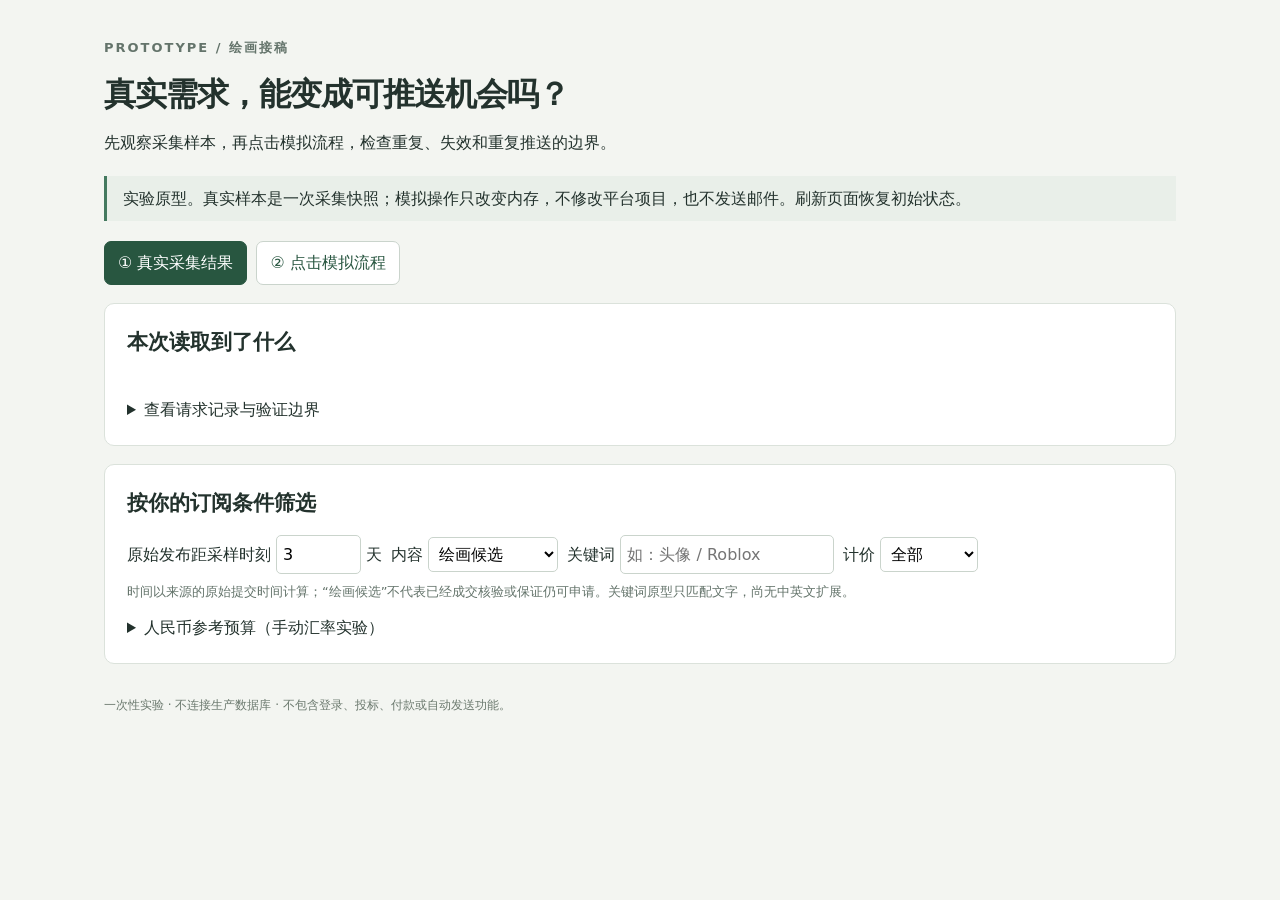
<file: prototype.template.html>
<!doctype html>
<html lang="zh-CN">
<meta charset="utf-8"><meta name="viewport" content="width=device-width,initial-scale=1">
<title>绘画机会 · 采集实验</title>
<style>
:root{font-family:system-ui,-apple-system,"PingFang SC",sans-serif;color:#23322d;background:#f3f5f1;line-height:1.6}*{box-sizing:border-box}body{max-width:1120px;margin:0 auto;padding:38px 24px 70px}h1{font-size:32px;letter-spacing:-1px;margin:10px 0}h2{font-size:21px;margin:0 0 14px}h3{font-size:16px;margin:0 0 8px}p{margin:8px 0}.eyebrow,.muted{color:#64746b;font-size:13px}.eyebrow{letter-spacing:2px;font-weight:700}.notice{border-left:3px solid #44795f;padding:10px 16px;background:#e9efe9;margin:20px 0}.tabs,.actions,.filters{display:flex;gap:9px;flex-wrap:wrap;align-items:center}button,.button{font:inherit;border:1px solid #cad4cc;border-radius:7px;padding:8px 13px;background:white;color:#285640;cursor:pointer;text-decoration:none}button:hover{background:#e8eee8}button[aria-selected=true],.primary{background:#285640;color:white;border-color:#285640}button:disabled{opacity:.4;cursor:default}input,select{font:inherit;padding:6px;border:1px solid #cad4cc;border-radius:5px;background:white}input[type=number]{width:85px}section,.card{background:white;border:1px solid #dbe2db;border-radius:10px;padding:22px;margin-top:18px}.grid{display:grid;grid-template-columns:repeat(3,1fr);gap:14px}.stat{background:#eef2ed;padding:14px;border-radius:7px}.stat b{font-size:24px;display:block}.pill{display:inline-block;background:#edf2ee;color:#356447;padding:3px 9px;border-radius:20px;font-size:12px;margin-right:5px}.warn{background:#f6eee0;color:#855e28}.cards{display:grid;grid-template-columns:1fr 1fr;gap:14px}.cards .card{margin:0}.metadata{font-size:13px;color:#5e6c64;margin-top:12px;display:grid;gap:4px}.budget{font-weight:700;margin:12px 0;color:#285640}a{color:#285640}details{margin-top:12px}pre{white-space:pre-wrap;word-break:break-word;font-size:12px}table{width:100%;border-collapse:collapse;font-size:13px}td,th{text-align:left;border-bottom:1px solid #e5eae4;padding:9px;vertical-align:top;word-break:break-word}.scroll{overflow:auto}.hidden{display:none!important}.scenario{margin-top:15px;background:#f4f6f2;padding:18px;border-radius:8px}.log{font-size:13px;max-height:160px;overflow:auto}.empty{padding:22px;color:#68746c;text-align:center;border:1px dashed #c9d4cb;border-radius:8px}.split{display:grid;grid-template-columns:1fr 1fr;gap:18px}.label{font-size:13px}footer{font-size:12px;color:#6b796e;margin-top:24px}@media(max-width:700px){body{padding:20px 14px}.cards,.grid,.split{grid-template-columns:1fr}h1{font-size:27px}section{padding:16px}}
</style>
<header><div class="eyebrow">PROTOTYPE / 绘画接稿</div><h1>真实需求，能变成可推送机会吗？</h1><p>先观察采集样本，再点击模拟流程，检查重复、失效和重复推送的边界。</p><div class="notice">实验原型。真实样本是一次采集快照；模拟操作只改变内存，不修改平台项目，也不发送邮件。刷新页面恢复初始状态。</div></header>
<nav class="tabs" aria-label="实验区域"><button id="tab-real" aria-selected="true" onclick="showView('real')">① 真实采集结果</button><button id="tab-sim" aria-selected="false" onclick="showView('sim')">② 点击模拟流程</button></nav>
<main id="real">
<section><h2>本次读取到了什么</h2><p id="snapshotTime" class="muted"></p><div id="stats" class="grid"></div><div id="sources" class="metadata"></div><details><summary>查看请求记录与验证边界</summary><div id="requests" class="scroll"></div><p class="muted">筛选和中文总结由本次助手逐条阅读样本生成。采集脚本没有接入持续运行的 AI 总结服务；重跑发现的新项目会标为待整理。页面不自动刷新外部来源。</p></details></section>
<section><h2>按你的订阅条件筛选</h2><div class="filters"><label>原始发布距采样时刻 <input id="days" type="number" min="1" max="365" value="3"> 天</label><label>内容 <select id="decision"><option value="include">绘画候选</option><option value="all">全部采集结果</option><option value="exclude">已排除</option><option value="review">待人工判断</option></select></label><label>关键词 <input id="keyword" placeholder="如：头像 / Roblox"></label><label>计价 <select id="pricing"><option value="all">全部</option><option value="fixed">固定总价</option><option value="hourly">时薪</option></select></label></div><p class="muted">时间以来源的原始提交时间计算；“绘画候选”不代表已经成交核验或保证仍可申请。关键词原型只匹配文字，尚无中英文扩展。</p><details><summary>人民币参考预算（手动汇率实验）</summary><p class="muted">没有预填或虚构实时汇率。输入“1 单位外币等于多少人民币”后才显示换算；时薪和总价分别筛选。区间暂按下限判断，仅是本原型的试验规则。</p><div class="filters" id="fx"></div><div class="filters"><label>固定总价至少 ¥<input id="minFixed" type="number" min="0" placeholder="不限制"></label><label>时薪至少 ¥<input id="minHourly" type="number" min="0" placeholder="不限制"></label><label><input id="includeUnknown" type="checkbox">包含预算或换算金额未知</label></div></details></section>
<p id="count" class="muted"></p><div id="projects" class="cards"></div>
<section id="browserSample" class="hidden"></section>
<section id="vgenCheck" class="hidden"></section>
</main>
<main id="sim" class="hidden">
<section><h2>当前状态 · 全部为模拟需求</h2><div id="simStats" class="grid"></div><p id="lastAction" class="notice" aria-live="polite"></p><div class="split"><div><h3>网站中的机会详情</h3><div id="activeState"></div></div><div><h3>独立结束记录</h3><div id="archiveState"></div></div></div><details><summary>已推送记录与操作轨迹</summary><div id="sentState"></div><ol id="log" class="log"></ol></details></section>
<section><h2>自由操作</h2><div class="actions" id="freeActions"></div><p class="muted">“生成每日摘要”只预览并模拟记录一次推送，不会发送邮件。导出的结束记录是独立文件；页面本身不自动保存。</p><h3>每日摘要预览</h3><div id="digest" class="empty">还未生成</div></section>
<section><h2>跟着场景试一遍</h2><div class="tabs" id="scenarioTabs" role="tablist"></div><div class="scenario"><h3 id="scenarioTitle"></h3><p id="scenarioDescription"></p><div id="steps" class="actions"></div></div></section>
</main>
<footer>一次性实验 · 不连接生产数据库 · 不包含登录、投标、付款或自动发送功能。</footer>
<script>
const SNAPSHOT = __SNAPSHOT__;
</script>
<script>
// Portable, pure logic: no DOM or network access in this module.
const OpportunityLogic = (() => {
 const canonical = value => {const u=new URL(value);['utm_source','utm_medium','utm_campaign','utm_term','utm_content'].forEach(k=>u.searchParams.delete(k));u.hash='';return u.href;};
 const seed = () => ({source:'模拟来源',url:'https://example.com/projects/avatar-001',title:'为原创角色绘制头像',summary:'模拟：纯色背景的角色头像，预算人民币 500–800 元。',published_at:'2026-09-21T08:00:00Z',budget:'CNY 500–800 / 总价',status:'未发现结束证据',checked_at:'2026-09-22T08:00:00Z'});
 const initial = () => ({active:[],archive:[],sent:[],digest:[],log:[],notice:'尚未发现需求。',tick:0});
 const reduce = (before,action) => {
  const s=structuredClone(before), t=new Date(Date.UTC(2026,8,22,8,0,s.tick++)).toISOString();
  const p=seed(),key=canonical(p.url);let message='';
  if(action==='discover'||action==='duplicate'){
   if(action==='duplicate')p.url+='?utm_source=email';
   const k=canonical(p.url);
   if(s.archive.some(x=>canonical(x.url)===k))message='命中结束记录：直接排除，没有再次整理或入库。';
   else if(s.active.some(x=>canonical(x.url)===k))message='已存在相同需求：追踪参数不同也不重复入库。';
   else{s.active.push({...p,url:k,checked_at:t});message='发现模拟需求：已整理并加入网站候选。';}
  }else if(action==='close'||action==='archiveFailure'){
   const item=s.active.find(x=>canonical(x.url)===key);
   if(!item)message='没有可结束的机会。';
   else if(action==='archiveFailure')message='模拟结束记录写入失败：保留机会详情，没有执行删除。';
   else{
    s.archive.push({url:item.url,source:item.source,deleted_at:t,reason:'需求方明确确认已找到画师'});
    s.active=s.active.filter(x=>canonical(x.url)!==key);s.digest=s.digest.filter(x=>canonical(x.url)!==key);
    message='结束记录已写入，然后删除详情；网站和后续摘要不再出现。已发邮件不可撤回。';
   }
  }else if(action==='unknown'||action==='pending'){
   const item=s.active.find(x=>canonical(x.url)===key);
   if(item){item.status=action==='unknown'?'无法核实（页面暂时打不开）':'需求方正在挑选／联系画师';item.checked_at=t;message='保留机会并更新状态，没有推断为已接走。';}else message='请先发现一条模拟需求。';
  }else if(action==='digest'){
   s.digest=s.active.filter(x=>!s.sent.includes(canonical(x.url)));
   s.sent.push(...s.digest.map(x=>canonical(x.url)));
   message=s.digest.length?'已生成一条模拟摘要，并记录该订阅者已收到。':'没有此前未推送的新机会；本次摘要为空。';
  }else if(action==='sourceDelete'){
   s.active=s.active.filter(x=>canonical(x.url)!==key);s.archive=s.archive.filter(x=>canonical(x.url)!==key);s.sent=s.sent.filter(x=>x!==key);s.digest=s.digest.filter(x=>canonical(x.url)!==key);
   message='按来源删除要求清理详情和网址记录；以后再遇相同网址将无法靠旧记录排除。';
  }
  s.notice=message;s.log.push(t+' '+message);return s;
 };
 return {canonical,seed,initial,reduce};
})();
</script>
<script>
const $=id=>document.getElementById(id),esc=v=>String(v??'未说明').replace(/[&<>"']/g,c=>({'&':'&amp;','<':'&lt;','>':'&gt;','"':'&quot;',"'":'&#39;'}[c]));
const date=v=>v?new Date(v).toLocaleString('zh-CN',{timeZone:'Asia/Shanghai',hour12:false})+'（北京时间）':'未知';
const decisionText={include:'绘画候选',exclude:'排除',review:'待判断'};
function showView(v){$('real').classList.toggle('hidden',v!=='real');$('sim').classList.toggle('hidden',v!=='sim');['real','sim'].forEach(k=>$('tab-'+k).setAttribute('aria-selected',String(k===v)));}
const currencies=[...new Set(SNAPSHOT.projects.map(p=>p.currency).filter(Boolean))];
if(SNAPSHOT.vgen_check){const v=SNAPSHOT.vgen_check;$('vgenCheck').classList.remove('hidden');$('vgenCheck').innerHTML=`<h2>VGen 实测 · ${esc(v.checked_date)}</h2><p>${esc(v.status)}</p><p class="muted">${esc(v.method)} · 已检查 ${v.visited.length} 个页面 · 本次有效机会 ${v.valid_opportunities} 条</p><div class="split">${v.samples.map(p=>`<article><span class="pill warn">${esc(p.classification)}</span><h3 style="margin-top:10px">${esc(p.title)}</h3><p>${esc(p.observed)}</p><p class="muted">${esc(p.reason)}</p><a href="${esc(p.url)}" target="_blank" rel="noopener noreferrer">查看原页面 ↗</a></article>`).join('')}</div><p class="muted">${esc(v.boundary)}</p>`;}
if(SNAPSHOT.upwork_sample){const p=SNAPSHOT.upwork_sample;$('browserSample').classList.remove('hidden');$('browserSample').innerHTML=`<h2>浏览器补充样本 · Upwork</h2><p class="muted">独立展示，不计入上方 Freelancer 的样本量与三天筛选。</p><h3>${esc(p.title)}</h3><p>${esc(p.summary)}</p><p class="budget">${esc(p.budget_display)}</p><p>原站发布时间：${esc(p.published_relative)}（未取得绝对时间）</p><p>${esc(p.region)}</p><p>${esc(p.status)}</p><p class="muted">读取时间：${date(p.checked_at)} · ${esc(p.method)}</p><p class="muted">${esc(p.boundary)}</p><a href="${esc(p.url)}" target="_blank" rel="noopener noreferrer">查看 Upwork 原项目 ↗</a>`;}
$('fx').innerHTML=currencies.map(c=>`<label>1 ${esc(c)} = ¥ <input id="fx-${esc(c)}" type="number" min="0" step="0.01" placeholder="待输入"></label>`).join('');
$('snapshotTime').textContent='Freelancer 采样快照时间：'+date(SNAPSHOT.generated_at)+'。两组词各取最多 5 条，未完整翻页。';
$('stats').innerHTML=[['真实项目',SNAPSHOT.projects.length],['助手判断为绘画',SNAPSHOT.projects.filter(p=>p.decision==='include').length],['详情重读成功',SNAPSHOT.projects.filter(p=>p.detail_verified).length]].map(([s,n])=>`<div class="stat"><b>${n}</b>${s}</div>`).join('');
$('sources').innerHTML=`<div><b>Freelancer：</b> ${esc(SNAPSHOT.requests.map(r=>'HTTP '+r.http_status+' / '+r.returned_count+' 条').join('；'))}</div><div><b>Upwork：</b>${esc(SNAPSHOT.upwork)}</div><div><b>VGen：</b>${esc(SNAPSHOT.vgen)}</div><div>${esc(SNAPSHOT.scope_note)}</div>`;
$('requests').innerHTML='<table><tr><th>请求</th><th>结果</th><th>读取时间</th></tr>'+[...SNAPSHOT.requests,SNAPSHOT.detail_request].filter(Boolean).map(r=>`<tr><td>${esc(r.url)}</td><td>HTTP ${esc(r.http_status)}${r.transport_error?' · '+esc(r.transport_error):''}</td><td>${date(r.checked_at)}</td></tr>`).join('')+'</table>';
function renderReal(){
 const days=Math.max(1,Number($('days').value)||3),query=$('keyword').value.trim().toLowerCase(),mode=$('decision').value,pricing=$('pricing').value,reference=Date.parse(SNAPSHOT.generated_at);
 const list=SNAPSHOT.projects.filter(p=>{
  const age=reference-Date.parse(p.published_at);if(!Number.isFinite(age)||age<0||age>days*86400000)return false;
  if(mode!=='all'&&p.decision!==mode)return false;if(pricing!=='all'&&p.pricing!==pricing)return false;
  if(query&&!(p.title+' '+p.summary+' '+p.kind).toLowerCase().includes(query))return false;
  const threshold=Number($(p.pricing==='hourly'?'minHourly':'minFixed').value)||0,rate=Number($('fx-'+p.currency)?.value);
  if(threshold>0){if(p.budget_min==null||!rate)return $('includeUnknown').checked;if(p.budget_min*rate<threshold)return false;}return true;
 });
 $('count').textContent=`显示 ${list.length} / ${SNAPSHOT.projects.length} 条采集样本 · 时间窗口以本次采样时刻为参照，不代表今天仍开放`;
 $('projects').innerHTML=list.length?list.map(p=>{
  const rate=Number($('fx-'+p.currency)?.value),unit=p.pricing==='hourly'?'每小时':p.pricing==='fixed'?'项目总价':'计价单位未知';
  const rmb=rate&&p.budget_min!=null&&p.budget_max!=null?`约 ¥${Math.round(p.budget_min*rate)}–${Math.round(p.budget_max*rate)} / ${unit}（手动汇率）`:'人民币参考：未换算';
  return `<article class="card"><span class="pill ${p.decision==='include'?'':'warn'}">${decisionText[p.decision]}</span><span class="pill">${esc(p.kind)}</span><h3 style="margin-top:12px">${esc(p.title)}</h3><p>${esc(p.summary)}</p><p class="budget">${esc(p.currency)} ${esc(p.budget_min)}–${esc(p.budget_max)} / ${unit}</p><p class="muted">${rmb}</p><div class="metadata"><div>判断理由：${esc(p.reason)}</div><div>原始发布：${date(p.published_at)}</div><div>最近读取：${date(p.checked_at)}</div><div>来源状态：${esc(p.source_status)} / ${esc(p.frontend_status)}${p.detail_verified?' · 已重读详情':''}，不等于保证可接</div><div>${esc(p.region)}</div></div><p><a target="_blank" rel="noopener noreferrer" href="${esc(p.url)}">查看原项目 ↗</a></p><details><summary>来源字段与摘要说明</summary><p class="muted">ID ${esc(p.id)} · ${esc(p.summary_method)}</p><p class="muted">正文已在本地快照保存，供抽查；不把它复制到公开网站。持续运行的 AI 服务尚未接入。</p></details></article>`;
 }).join(''):'<div class="empty">没有符合当前条件的样本。可以扩大时间范围或查看全部结果。</div>';
}
document.querySelectorAll('#real input,#real select').forEach(e=>e.addEventListener('input',renderReal));
const labels={discover:'发现新需求',duplicate:'再次遇到同一网址',unknown:'原页面暂时打不开',pending:'需求方正在挑选',close:'确认已找到画师',archiveFailure:'模拟结束记录写入失败',digest:'生成每日摘要（模拟）',sourceDelete:'来源要求清理记录'};
let sim=OpportunityLogic.initial(),scenarioIndex=0,stepIndex=0;
const scenarios=[
 {title:'正常发现与去重',description:'追踪参数变化不代表新需求。观察网站机会是否仍只有一条。',steps:['discover','duplicate','digest','digest']},
 {title:'结束后再次发现',description:'确认结束后先写独立记录，再删详情；下次发现先命中结束记录。',steps:['discover','close','duplicate','digest']},
 {title:'记录写入失败',description:'记录写入失败时不能先删详情，否则之后无法排除同一个网址。',steps:['discover','archiveFailure','close']},
 {title:'无法核实不等于结束',description:'页面打不开、正在挑选，都不能当作需求已被接走。',steps:['discover','unknown','pending','digest']},
 {title:'来源删除的取舍',description:'清理网址后会失去去重依据。最后一次“发现”会重新入库，这是已接受的例外。',steps:['discover','close','sourceDelete','duplicate']}
];
function fieldTable(items){return '<table>'+items.map(([k,v])=>`<tr><th>${esc(k)}</th><td>${esc(v)}</td></tr>`).join('')+'</table>';}
function renderSim(){
 $('simStats').innerHTML=[['网站机会',sim.active.length],['结束记录',sim.archive.length],['已推送给此订阅者',sim.sent.length]].map(([s,n])=>`<div class="stat"><b>${n}</b>${s}</div>`).join('');
 $('lastAction').textContent=sim.notice;
 $('activeState').innerHTML=sim.active.length?sim.active.map(p=>fieldTable([['来源',p.source],['原网址',p.url],['标题',p.title],['摘要',p.summary],['预算',p.budget],['发布时间',date(p.published_at)],['接单状态',p.status],['最近检查',date(p.checked_at)]])).join(''):'<div class="empty">没有机会详情</div>';
 $('archiveState').innerHTML=sim.archive.length?sim.archive.map(p=>fieldTable([['原网址',p.url],['来源',p.source],['删除时间',date(p.deleted_at)],['删除原因',p.reason]])).join(''):'<div class="empty">没有结束记录</div>';
 $('sentState').textContent='已推送网址：'+(sim.sent.join('；')||'无');$('log').innerHTML=sim.log.map(l=>'<li>'+esc(l)+'</li>').join('');
 $('digest').textContent=sim.digest.length?sim.digest.map(p=>p.title+'：'+p.summary+' ['+p.status+']').join('\n'):'本次没有未推送的新机会。';
 const s=scenarios[scenarioIndex];$('scenarioTitle').textContent=s.title;$('scenarioDescription').textContent=s.description;
 $('steps').innerHTML=s.steps.map((a,i)=>`<button ${i===stepIndex?'class="primary"':''} ${i!==stepIndex?'disabled':''} onclick="guidedStep()">${i+1}. ${labels[a]}${i<stepIndex?' ✓':''}</button>`).join('')+'<button onclick="startScenario(scenarioIndex)">重新开始此场景</button>';
 document.querySelectorAll('#scenarioTabs button').forEach((b,i)=>b.setAttribute('aria-selected',String(i===scenarioIndex)));
}
function act(a){sim=OpportunityLogic.reduce(sim,a);renderSim();}
function startScenario(i){scenarioIndex=i;stepIndex=0;sim=OpportunityLogic.initial();renderSim();}
function guidedStep(){const s=scenarios[scenarioIndex];if(stepIndex<s.steps.length){sim=OpportunityLogic.reduce(sim,s.steps[stepIndex++]);renderSim();}}
function exportArchive(){const a=document.createElement('a');a.href=URL.createObjectURL(new Blob([JSON.stringify(sim.archive,null,2)],{type:'application/json'}));a.download='PROTOTYPE-ended-records.json';a.click();setTimeout(()=>URL.revokeObjectURL(a.href),1000);}
$('freeActions').innerHTML=Object.entries(labels).map(([a,l])=>`<button onclick="act('${a}')">${l}</button>`).join('')+'<button onclick="exportArchive()">导出独立结束记录</button><button onclick="startScenario(scenarioIndex)">重置模拟</button>';
$('scenarioTabs').innerHTML=scenarios.map((s,i)=>`<button role="tab" onclick="startScenario(${i})">${s.title}</button>`).join('');
renderReal();renderSim();
</script>
</html>
</file>
<file: temp/truelancer-programming-prototype/style.css>
:root{--ink:#192624;--muted:#7a8581;--green:#286c53;--pale:#edf5ef;--line:#e4e9e5;--bg:#f7f9f6;--white:#fff}*{box-sizing:border-box}body{margin:0;background:var(--bg);color:var(--ink);font-family:Inter,-apple-system,BlinkMacSystemFont,"PingFang SC","Microsoft YaHei",sans-serif;font-size:14px}button,input,select{font:inherit}button,a,input,select{outline-offset:4px}button,a{touch-action:manipulation}button{cursor:pointer}button:disabled{cursor:default;opacity:.35}button{border:0}a{color:inherit;text-decoration:none}.sidebar{position:fixed;inset:0 auto 0 0;width:224px;padding:34px 23px;background:#fff;border-right:1px solid var(--line);display:flex;flex-direction:column}.brand{display:flex;align-items:center;gap:10px;font-size:18px;font-weight:650;letter-spacing:.5px}.brand-symbol{display:grid;place-items:center;background:var(--green);color:#fff;border-radius:11px;font-size:23px;width:42px;height:42px;font-weight:500}.brand small{font-size:8px;letter-spacing:1.55px;display:block;color:var(--muted);margin-top:5px;font-weight:500}.side-label{font-size:10px;letter-spacing:1px;color:#98a19d;margin:48px 10px 14px}.nav-item{padding:13px 11px;border-radius:8px;display:flex;width:100%;align-items:center;gap:10px;background:transparent;text-align:left;color:#737e78;margin-bottom:8px;font-size:13px}.nav-item.active{background:var(--pale);color:var(--green);font-weight:600}.nav-item b{margin-left:auto;font-weight:500;font-size:11px;padding:2px 6px;border-radius:4px;background:#dceadf}.nav-item>span:first-child{font-size:17px}.arrow{margin-left:auto}.experiment{margin-top:44px;padding:19px 15px;border:1px solid var(--line);border-radius:12px;background:linear-gradient(155deg,#f7faf5,#fff)}.eyebrow{font-size:10px;letter-spacing:1.7px;color:var(--green);font-weight:650}.experiment .eyebrow{letter-spacing:1px;font-size:10px;color:#8a968a}.experiment h3{font-size:14px;margin:13px 0 9px}.experiment p{font-size:11px;line-height:1.9;color:#7d8980;margin:0}.sample-progress{height:4px;border-radius:3px;background:#e4ede3;margin-top:20px}.sample-progress span{height:100%;display:block;width:100%;border-radius:3px;background:#739875}.progress-caption{font-size:10px;color:#7d8980;margin-top:9px}.side-bottom{margin-top:auto;font-size:11px;padding:28px 9px 0;color:#627467}.side-bottom p{color:#9aa39c;line-height:1.8;font-size:10px;margin:9px 0 0 12px}.status-dot{display:inline-block;width:6px;height:6px;border-radius:50%;background:#6b9f72;margin-right:5px}.tiny-dot{display:inline-block;width:5px;height:5px;border-radius:50%;background:#78a987;margin-left:5px}main{margin-left:224px;padding:0 38px 22px;max-width:1840px}.topbar{height:70px;display:flex;align-items:center;justify-content:space-between;border-bottom:1px solid var(--line);font-size:11px;color:#8a948f}.slash{padding:0 11px;color:#bdc6bf}.local-badge{letter-spacing:1.5px;font-size:9px;color:#87968b}.heading{padding:34px 0 27px;display:flex;align-items:center;justify-content:space-between;gap:20px}h1{font-size:29px;font-weight:650;letter-spacing:-.8px;margin:10px 0 11px}.title-dot{color:#518365;margin-left:3px}.heading p{margin:0;color:#879087;font-size:12px;line-height:1.7}.button{padding:11px 15px;border-radius:7px;font-size:12px;display:inline-flex;align-items:center;justify-content:center;gap:8px;white-space:nowrap}.secondary{border:1px solid #dce4dc;color:#536557;background:#fff}.secondary:hover{background:#edf3ed}.metrics{display:grid;grid-template-columns:repeat(4,1fr);border:1px solid var(--line);border-radius:12px;background:#fff;padding:20px 4px;margin-bottom:28px}.metrics>div{padding:0 23px;border-right:1px solid var(--line)}.metrics>div:last-child{border:0}.metrics span{font-size:11px;color:#7e8b80}.metrics strong{font-size:31px;display:block;font-weight:500;letter-spacing:-1px;margin:8px 0 5px;font-variant-numeric:tabular-nums}.metrics small{color:#a0a9a1;font-size:10px;display:block}.workspace{display:grid;grid-template-columns:minmax(390px,1.05fr) minmax(340px,1fr);border:1px solid var(--line);border-radius:12px;background:#fff;overflow:hidden;align-items:start}.list-pane{border-right:1px solid var(--line);padding:22px 22px 0}.list-heading{display:flex;align-items:center;justify-content:space-between;margin-bottom:17px}.list-heading h2{font-size:14px;font-weight:600;margin:0}.list-heading h2 span{font-size:10px;background:#f0f4ee;padding:3px 7px;border-radius:5px;color:#72806f;margin-left:7px}.source-label{font-size:10px;color:#839083}.search{height:39px;border:1px solid var(--line);border-radius:7px;display:flex;align-items:center;padding:0 11px;gap:8px;background:#fafcf9}.search:focus-within{border-color:#6f9b79;box-shadow:0 0 0 2px #edf4ed}.search svg{width:17px;height:17px;fill:none;stroke:#a4afa5;stroke-width:1.6;flex:none}.search input{width:100%;border:0;outline:none;background:transparent;font-size:11px;color:var(--ink);min-width:0}.search input::placeholder{color:#a3ada4}kbd{font-size:9px;color:#a3aca4;border:1px solid #e3e9e0;border-radius:3px;padding:2px 4px;white-space:nowrap}.filters{display:flex;gap:8px;margin-top:12px}.filters select{padding:8px 24px 8px 9px;min-width:0;max-width:36%;font-size:10px;border:1px solid var(--line);border-radius:6px;background:white;color:#71806f}.filter-row{display:flex;align-items:center;gap:14px;font-size:10px;color:#879180;margin:16px 0 12px}.filter-row label{display:flex;align-items:center;gap:3px;white-space:nowrap}.filter-row input{accent-color:var(--green);height:11px;width:11px;margin:0 3px 0 0}.text-button{background:transparent;color:#6f8c74;font-size:10px;margin-left:auto;padding:0}.results{height:522px;overflow-y:auto;margin:0 -22px;scrollbar-width:thin;scrollbar-color:#d9e2d7 transparent}.candidate{display:block;width:100%;background:#fff;text-align:left;padding:19px 22px;border-top:1px solid #eef1eb;position:relative}.candidate:hover{background:#f8fbf6}.candidate.selected{background:#f1f7ee}.candidate.selected:before{content:"";position:absolute;inset:0 auto 0 0;width:3px;background:#5c8c63}.row-top{display:flex;align-items:flex-start;justify-content:space-between;gap:12px}.row-title{font-size:13px;line-height:1.55;font-weight:550;margin:0;color:#344336;display:-webkit-box;-webkit-box-orient:vertical;-webkit-line-clamp:2;overflow:hidden}.row-budget{font-size:12px;white-space:nowrap;color:#386a44;font-weight:600;line-height:1.5;text-align:right}.row-budget small{display:block;font-size:9px;font-weight:400;color:#8b998a}.row-desc{font-size:11px;color:#939c90;line-height:1.7;margin:8px 0 12px;display:-webkit-box;-webkit-box-orient:vertical;-webkit-line-clamp:2;overflow:hidden}.row-bottom{display:flex;gap:7px;align-items:center;font-size:9px;color:#a0a99c}.pill{background:#f4f6f1;color:#8b9785;border:1px solid #e9ede3;font-size:9px;padding:3px 6px;border-radius:4px}.row-date{margin-left:auto;font-variant-numeric:tabular-nums}.pagination{height:59px;border-top:1px solid var(--line);display:flex;justify-content:space-between;align-items:center;color:#8f9b88;font-size:10px}.pagination>div{display:flex;align-items:center;gap:11px}.pagination button{border:1px solid var(--line);border-radius:5px;background:#fff;padding:4px 9px;color:#6c7c64}.detail-pane{padding:27px 28px;min-height:740px}.detail-kicker{display:flex;justify-content:space-between;align-items:center;font-size:9px;letter-spacing:1.3px;color:#8c9988}.unverified{color:#a08247;letter-spacing:0;background:#fbf7ec;border:1px solid #f0e9d8;border-radius:5px;padding:4px 7px}.detail-pane h2{font-size:23px;line-height:1.4;font-weight:550;letter-spacing:-.5px;margin:18px 0 17px;overflow-wrap:anywhere}.detail-budget{font-size:24px;letter-spacing:-.7px;color:var(--green);font-weight:550}.detail-budget small{font-size:11px;font-weight:400;color:#8d9c85;letter-spacing:0;margin-left:8px}.detail-meta{display:grid;grid-template-columns:1fr 1fr;gap:17px 12px;border-top:1px solid var(--line);border-bottom:1px solid var(--line);padding:20px 0;margin:23px 0}.detail-meta dt{font-size:10px;color:#9ba594;margin:0 0 6px}.detail-meta dd{font-size:11px;margin:0;color:#66765e;line-height:1.6}.description-title{font-size:12px;font-weight:600;display:flex;justify-content:space-between;align-items:center;margin:24px 0 13px}.description-title span{font-size:9px;font-weight:400;color:#9ba593;border:1px solid var(--line);padding:3px 5px;border-radius:3px}.description{font-size:12px;color:#6f7d68;line-height:1.9;white-space:pre-wrap;overflow-wrap:anywhere;max-height:280px;overflow-y:auto;padding-right:7px;scrollbar-width:thin}.detail-notice{display:flex;gap:7px;background:#f6f8f3;padding:12px;border-radius:7px;margin-top:22px;font-size:10px;color:#8b9781;line-height:1.7}.detail-actions{margin-top:17px;display:flex;gap:9px}.primary{background:#346f4a;color:#fff;flex:1}.primary:hover{background:#255a39}.detail-id{font-size:9px;color:#a4ad9b;margin-top:14px;text-align:center}.empty{text-align:center;color:#9aa590;font-size:12px;line-height:1.8;padding:80px 20px}footer{display:flex;gap:15px;justify-content:space-between;padding-top:15px;font-size:9px;color:#9da794;line-height:1.7}dialog{border:1px solid var(--line);border-radius:16px;padding:30px;width:min(720px,90vw);color:var(--ink);max-height:86vh;box-shadow:0 20px 100px #1c2b2033}dialog::backdrop{background:#19292155;backdrop-filter:blur(3px)}.dialog-top{display:flex;align-items:start;justify-content:space-between}.dialog-top h2{font-size:21px;margin:10px 0 5px}.icon-button{font-size:25px;background:transparent;color:#8b9785;padding:0 5px}dialog p{color:#819176;font-size:12px;line-height:1.8}.evidence-table{width:100%;border-collapse:collapse;font-size:12px;margin-top:20px}.evidence-table td,.evidence-table th{padding:13px 8px;border-bottom:1px solid var(--line);text-align:left}.evidence-table th{font-weight:500;color:#929d88;font-size:10px}.evidence-summary{padding:15px;background:#f2f7ef;border-radius:8px;line-height:1.9;font-size:12px;color:#687b5e;margin:20px 0}.error{color:#a4644c} @media(min-width:1600px){.results{height:600px}.detail-pane{min-height:820px}.description{max-height:355px}}@media(max-width:1150px){.sidebar{width:185px;padding:28px 16px}main{margin-left:185px;padding:0 24px 20px}.brand{font-size:15px}.brand-symbol{width:34px;height:34px;font-size:20px}.brand small{font-size:7px;letter-spacing:1px}.workspace{grid-template-columns:minmax(320px,1fr) minmax(300px,1fr)}.heading h1{font-size:25px}.heading p{font-size:11px}.detail-pane{padding:24px 20px}.list-pane{padding:20px 16px 0}.results{margin:0 -16px}.candidate{padding:17px 16px}.row-budget{font-size:10px}.metrics>div{padding:0 17px}.filters{gap:5px}.filters select{font-size:9px}.filter-row{gap:8px}}@media(max-width:900px){.sidebar{display:none}main{margin-left:0;padding:0 20px 20px}.workspace{grid-template-columns:minmax(320px,1fr) minmax(300px,1fr)}.topbar{height:55px}.heading{padding:25px 0}.heading h1{font-size:25px}}@media(max-width:650px){main{padding:0 15px 18px}.heading{align-items:flex-start}.heading h1{font-size:23px;max-width:220px}.heading .button{font-size:0;padding:9px 12px}.heading .button span{font-size:20px}.metrics{grid-template-columns:1fr 1fr;gap:20px 0;padding:18px 0}.metrics>div:nth-child(2){border:0}.metrics strong{font-size:28px}.workspace{display:block}.list-pane{border:0}.results{height:400px}.detail-pane{border-top:1px solid var(--line);min-height:0;padding:24px 20px}.detail-pane h2{font-size:21px}.description{max-height:380px}.local-badge{font-size:8px}.heading p{max-width:260px}.source-label{font-size:9px}footer{display:block}footer>span{display:block}.metrics small{font-size:9px}}
</file>
<file: temp/truelancer-programming-prototype/prototype.css>
/* Single reused layout, as requested. This entire directory is a throwaway prototype. */
.snapshot-notice{padding:14px 18px;margin:-8px 0 20px;border:1px solid #e7dec8;background:#fcfaf3;border-radius:9px;font-size:12px;color:#877345;line-height:1.8}
.filters{display:grid;grid-template-columns:repeat(3,minmax(0,1fr));gap:8px}.filters select{width:100%;max-width:none;font-size:11px;padding:8px 5px}.filter-row select{font:inherit;font-size:11px;border:0;background:transparent;color:#66765e}.search input{font-size:12px}.search{height:43px}.results{height:530px}.row-desc{font-size:12px;color:#76816e}.row-date{font-size:10px;white-space:nowrap}.pill{font-size:10px}.pill.warning{background:#fcf3e4;color:#927142}.row-bottom{flex-wrap:wrap}.candidate{padding-top:17px;padding-bottom:17px}.detail-pane{min-height:820px}.detail-meta dd{font-size:12px;overflow-wrap:anywhere}.detail-meta dt{font-size:11px}.detail-meta{gap:18px}.description{font-size:14px;line-height:1.9}.source-excerpt{font-size:11px;line-height:1.8;color:#87907c;margin-top:20px}.source-excerpt summary{cursor:pointer;color:#73836b}.source-excerpt p{overflow-wrap:anywhere}.detail-notice{font-size:11px}.detail-notice ul{padding-left:16px;margin:0}.skill-tags{display:flex;gap:6px;flex-wrap:wrap;margin:16px 0}.skill-tags span{font-size:10px;color:#6b7c67;background:#f4f7f1;border-radius:4px;padding:4px 7px}.detail-meta .wide{grid-column:1/-1}.summary-label{font-size:12px;color:#8c987f}.budget-note{color:#8c7b58;font-size:11px;line-height:1.6;margin:10px 0}.metrics{margin-bottom:22px}.metrics small{line-height:1.5}.evidence-table{font-size:11px}.evidence-table td{vertical-align:top}.evidence-table a{text-decoration:underline}.state-caption{font-size:11px;color:#7b8972;line-height:1.6}.detail-actions .button{min-height:42px}.heading h1{font-size:27px}.topbar{font-size:12px}.empty{padding:65px 20px}.detail-pane h2{font-size:22px}.progress-caption{line-height:1.7}
@media(max-width:1150px){.filters{grid-template-columns:repeat(2,minmax(0,1fr))}.heading h1{font-size:23px}.row-top{display:block}.row-budget{display:inline-block;text-align:left;margin-top:6px;font-size:12px}.row-budget small{display:inline;margin-left:7px}.detail-pane h2{font-size:20px}}
@media(max-width:650px){.heading h1{font-size:22px;max-width:none}.heading .button{font-size:11px;white-space:normal;min-width:72px}.heading{gap:8px}.snapshot-notice{font-size:11px}.detail-pane{min-height:0}.filters{grid-template-columns:repeat(2,minmax(0,1fr))}.metrics>div{padding:0 14px}.metrics small{font-size:10px}.detail-meta{grid-template-columns:1fr}.results{height:450px}.detail-actions{flex-wrap:wrap}.detail-actions .primary{min-width:190px}.source-excerpt{font-size:12px}.topbar{font-size:11px}.pagination{font-size:11px}}
</file>
